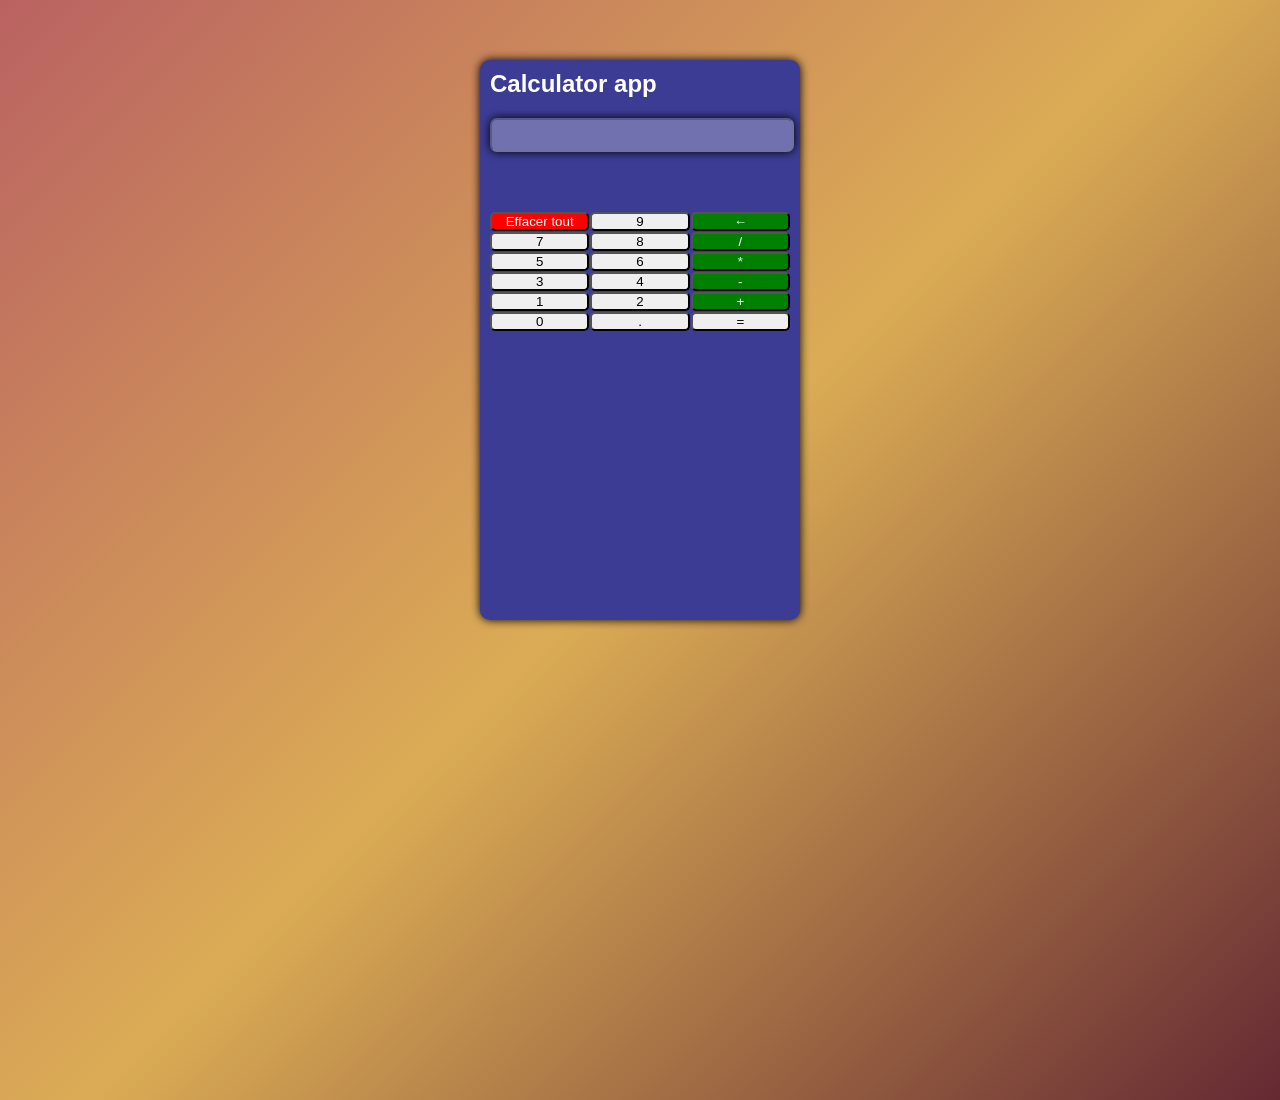
<file: Projets/Calculator app/index.html>
<!DOCTYPE html>
<html lang="fr">
<head>
    <meta charset="UTF-8">
    <meta name="viewport" content="width=device-width, initial-scale=1.0">
    <link rel="stylesheet" href="style.css">
    <title>Calculator app</title>
</head>
<body>
   <div class="container">
        <h2>Calculator app</h2>
        <input type="text" name="" id="display" disabled>
        <div class="buttons">
             <button onclick="cleardisplay()" id="tout">Effacer tout</button>
             <button onclick="appendvalue('9')"> 9 </button>
             <button onclick="deletelast()" class="sign">←</button>
             <button onclick="appendvalue('7')">7</button>
             <button onclick="appendvalue('8')">8</button>
             <button onclick="appendvalue('/')" class="sign" >/</button>
             <button onclick="appendvalue('5')">5</button>
             <button onclick="appendvalue('6')">6</button>
             <button onclick="appendvalue('*')" class="sign">*</button>
             <button onclick="appendvalue('3')">3</button>
             <button onclick="appendvalue('4')">4</button>
             <button onclick="appendvalue('-')" class="sign">-</button>
             <button onclick="appendvalue('1')">1</button>
             <button onclick="appendvalue('2')">2</button>
             <button onclick="appendvalue('+')" class="sign">+</button>
             <button onclick="appendvalue('0')">0</button>
             <button onclick="appendvalue('.')">.</button>
             <button onclick="calcresult()">=</button>
        </div>
   </div>
   <script src="script.js"></script>   
</body>
</html>
</file>
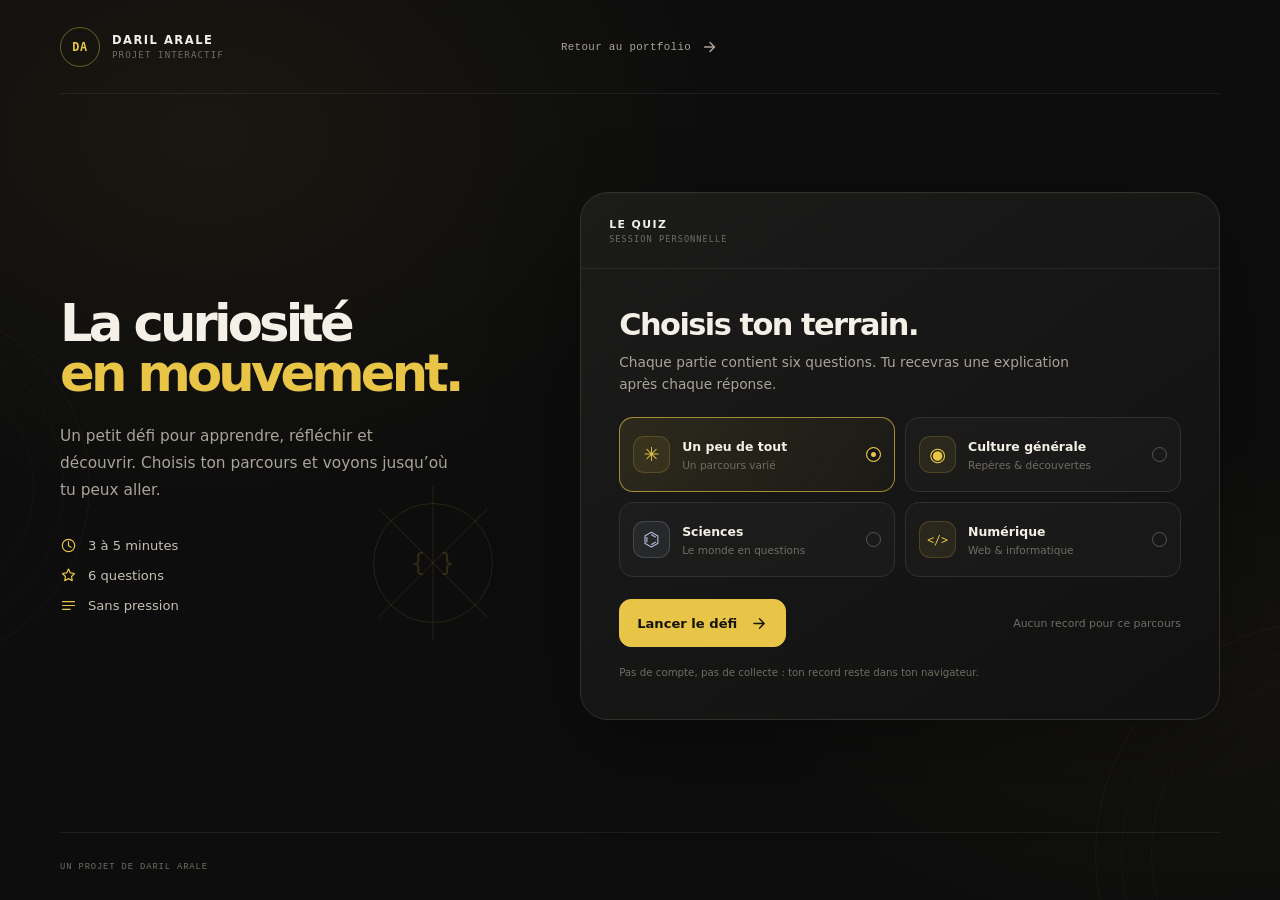
<file: Projets/Quizz app/index.html>
<!DOCTYPE html>
<html lang="fr">
<head>
    <meta charset="UTF-8">
    <meta name="viewport" content="width=device-width, initial-scale=1.0">
    <meta name="theme-color" content="#0d0d0d">
    <meta name="description" content="Un quiz interactif de culture générale, de sciences et de numérique. Choisis ton parcours, réponds à six questions et suis ta progression.">
    <title>Le Quiz — Culture & numérique | Daril Arale</title>
    <link rel="stylesheet" href="style.css">
    <script src="script.js" defer></script>
</head>
<body>
    <div class="ambient ambient-one" aria-hidden="true"></div>
    <div class="ambient ambient-two" aria-hidden="true"></div>

    <div class="site-frame">
        <header class="topbar">
            <a class="brand" href="../../index.html" aria-label="Retour au portfolio de Daril Arale">
                <span class="brand-mark">DA</span>
                <span class="brand-name">DARIL ARALE<small>PROJET INTERACTIF</small></span>
            </a>

            <a class="portfolio-link" href="../../index.html">
                <span>Retour au portfolio</span>
                <svg viewBox="0 0 20 20" aria-hidden="true"><path d="M4 10h11M10 5l5 5-5 5"/></svg>
            </a>
        </header>

        <main class="main-content">
            <section class="experience-heading" aria-labelledby="page-title">
                <h1 id="page-title">La curiosité<br><span>en mouvement.</span></h1>
                <p class="intro-copy">Un petit défi pour apprendre, réfléchir et découvrir. Choisis ton parcours et voyons jusqu’où tu peux aller.</p>
                <div class="heading-meta">
                    <span><svg viewBox="0 0 20 20" aria-hidden="true"><circle cx="10" cy="10" r="7.25"/><path d="M10 5.5v4.8l3 1.8"/></svg>3 à 5 minutes</span>
                    <span><svg viewBox="0 0 20 20" aria-hidden="true"><path d="m10 2.5 2.2 4.45 4.9.72-3.55 3.46.84 4.88L10 13.7l-4.39 2.31.84-4.88L2.9 7.67l4.9-.72L10 2.5Z"/></svg>6 questions</span>
                    <span><svg viewBox="0 0 20 20" aria-hidden="true"><path d="M3 5.5h14M3 10h14M3 14.5h9"/></svg>Sans pression</span>
                </div>
                <div class="heading-decoration" aria-hidden="true"><span>{ }</span><i></i><i></i><i></i></div>
            </section>

            <section class="quiz-shell" aria-label="Quiz interactif">
                <div class="quiz-topline">
                    <div class="quiz-brand"><span>LE QUIZ<small>SESSION PERSONNELLE</small></span></div>
                </div>

                <section class="screen welcome-screen" id="welcome-screen" aria-labelledby="welcome-title">
                    <h2 id="welcome-title" tabindex="-1">Choisis ton terrain.</h2>
                    <p class="screen-description">Chaque partie contient six questions. Tu recevras une explication après chaque réponse.</p>

                    <div class="category-grid" role="group" aria-label="Choisir une catégorie">
                        <button class="category-card is-selected" type="button" data-category="mix" aria-pressed="true">
                            <span class="category-icon category-icon-mix" aria-hidden="true">✳</span>
                            <span class="category-copy"><strong>Un peu de tout</strong><small>Un parcours varié</small></span>
                            <span class="category-indicator" aria-hidden="true"></span>
                        </button>
                        <button class="category-card" type="button" data-category="culture" aria-pressed="false">
                            <span class="category-icon category-icon-culture" aria-hidden="true">◉</span>
                            <span class="category-copy"><strong>Culture générale</strong><small>Repères & découvertes</small></span>
                            <span class="category-indicator" aria-hidden="true"></span>
                        </button>
                        <button class="category-card" type="button" data-category="science" aria-pressed="false">
                            <span class="category-icon category-icon-science" aria-hidden="true">⌬</span>
                            <span class="category-copy"><strong>Sciences</strong><small>Le monde en questions</small></span>
                            <span class="category-indicator" aria-hidden="true"></span>
                        </button>
                        <button class="category-card" type="button" data-category="digital" aria-pressed="false">
                            <span class="category-icon category-icon-digital" aria-hidden="true">&lt;/&gt;</span>
                            <span class="category-copy"><strong>Numérique</strong><small>Web & informatique</small></span>
                            <span class="category-indicator" aria-hidden="true"></span>
                        </button>
                    </div>

                    <div class="start-row">
                        <button class="button-primary" id="start-button" type="button"><span>Lancer le défi</span><svg viewBox="0 0 20 20" aria-hidden="true"><path d="M3.5 10h12M10 4.5l5.5 5.5-5.5 5.5"/></svg></button>
                        <p class="best-score" id="best-score" aria-live="polite">Aucun record pour le moment</p>
                    </div>
                    <p class="privacy-note">Pas de compte, pas de collecte : ton record reste dans ton navigateur.</p>
                </section>

                <section class="screen question-screen" id="question-screen" aria-labelledby="question-title" hidden>
                    <div class="question-toolbar">
                        <button class="text-button" id="quit-button" type="button"><svg viewBox="0 0 20 20" aria-hidden="true"><path d="M12.5 4.5 7 10l5.5 5.5"/></svg>Quitter la partie</button>
                        <span class="question-category" id="question-category">CULTURE</span>
                    </div>

                    <div class="progress-meta"><span id="question-counter">QUESTION 01 / 06</span><span id="score-counter">0 bonne réponse</span></div>
                    <div class="progress-track" id="progress-track" role="progressbar" aria-label="Progression du quiz" aria-valuemin="0" aria-valuemax="6" aria-valuenow="0"><span id="progress-fill"></span></div>

                    <div class="question-content">
                        <p class="question-overline" id="question-overline">À TOI DE JOUER</p>
                        <h2 id="question-title" tabindex="-1">La question s’affichera ici.</h2>
                        <p class="answer-hint">Sélectionne une seule réponse pour continuer.</p>
                        <div class="answer-list" id="answer-list" role="group" aria-labelledby="question-title"></div>
                        <div class="answer-feedback" id="answer-feedback" aria-live="polite" hidden>
                            <span class="feedback-symbol" id="feedback-symbol" aria-hidden="true"></span>
                            <div><strong id="feedback-title"></strong><p id="feedback-explanation"></p></div>
                        </div>
                    </div>

                    <div class="question-footer"><span class="keyboard-hint">ASTUCE <kbd>1</kbd>–<kbd>4</kbd> POUR RÉPONDRE</span><button class="button-primary next-button" id="next-button" type="button" hidden><span>Question suivante</span><svg viewBox="0 0 20 20" aria-hidden="true"><path d="M3.5 10h12M10 4.5l5.5 5.5-5.5 5.5"/></svg></button></div>
                </section>

                <section class="screen result-screen" id="result-screen" aria-labelledby="result-title" hidden>
                    <div class="result-orbit" aria-hidden="true"><span>✦</span><i></i><i></i><i></i></div>
                    <p class="screen-kicker">PARTIE TERMINÉE</p>
                    <h2 id="result-title" tabindex="-1">Bien joué !</h2>
                    <p class="result-message" id="result-message"></p>

                    <div class="result-score-wrap">
                        <div class="score-ring" id="score-ring" role="img" aria-label="Score"><div><strong id="result-score">0/6</strong><span>BONNES RÉPONSES</span></div></div>
                        <div class="result-stats">
                            <div><span>Précision</span><strong id="result-accuracy">0 %</strong></div>
                            <div><span>Meilleure série</span><strong id="result-streak">0 réponse</strong></div>
                            <div><span>Record personnel</span><strong id="result-best">0 / 6</strong></div>
                        </div>
                    </div>

                    <div class="result-actions"><button class="button-primary" id="replay-button" type="button"><span>Rejouer</span><svg viewBox="0 0 20 20" aria-hidden="true"><path d="M16 8a6.5 6.5 0 0 0-11.5-2L3 8m0-4v4h4M4 12a6.5 6.5 0 0 0 11.5 2L17 12m0 4v-4h-4"/></svg></button><button class="button-secondary" id="change-category-button" type="button">Changer de catégorie</button></div>
                    <p class="result-note" id="new-record-note" hidden> Nouveau record personnel</p>
                </section>

                <div class="sr-only" id="announcer" role="status" aria-live="polite" aria-atomic="true"></div>
            </section>
        </main>

        <footer class="page-footer"><span>UN PROJET DE DARIL ARALE</span></footer>
    </div>
</body>
</html>
</file>
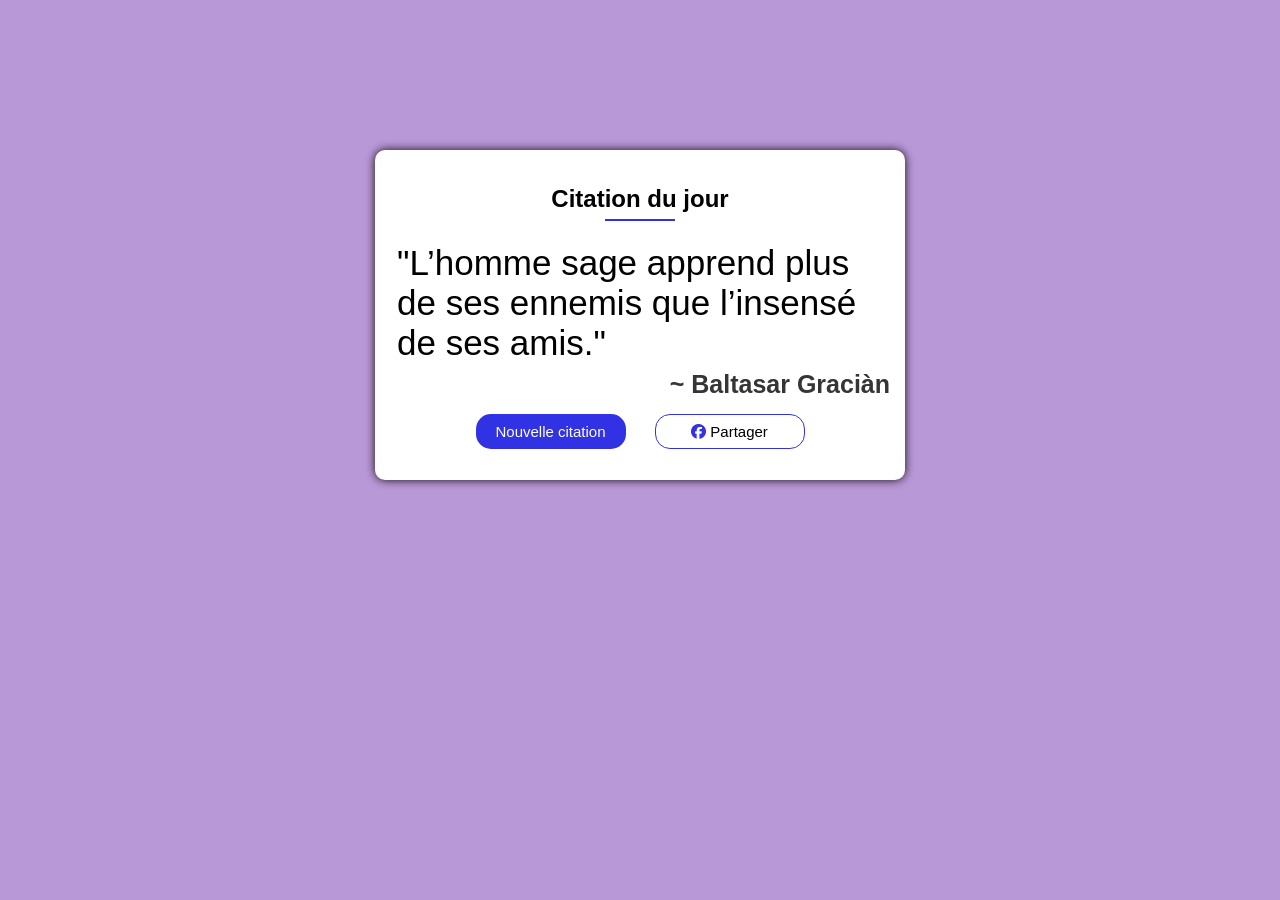
<file: Projets/Quote generator/index.html>
<!DOCTYPE html>
<html lang="en">
<head>
    <meta charset="UTF-8">
    <meta name="viewport" content="width=device-width, initial-scale=1.0">
    <link rel="stylesheet" href="style.css">
    <link rel="stylesheet" href="/css/all.min.css">
    <link rel="stylesheet" href="/css/fontawesome.min.css">
    
    <title>Quote generator</title>
</head>
<div class="container">
    <div class="titre"><h2>Citation du jour</h2></div>
    <div class="souligne"></div>
    <div class="citation">


    </div>
    <div class="auteur">
        <div class="tiret"></div>
    </div>
    <div class="buttons">
        <button class="change">Nouvelle citation</button>
        <button class="share"> 
            <i class="fab fa-facebook"></i>   Partager</button>
    </div>
</div>

<body>
   <script src="script.js"></script> 
</body>
</html>
</file>
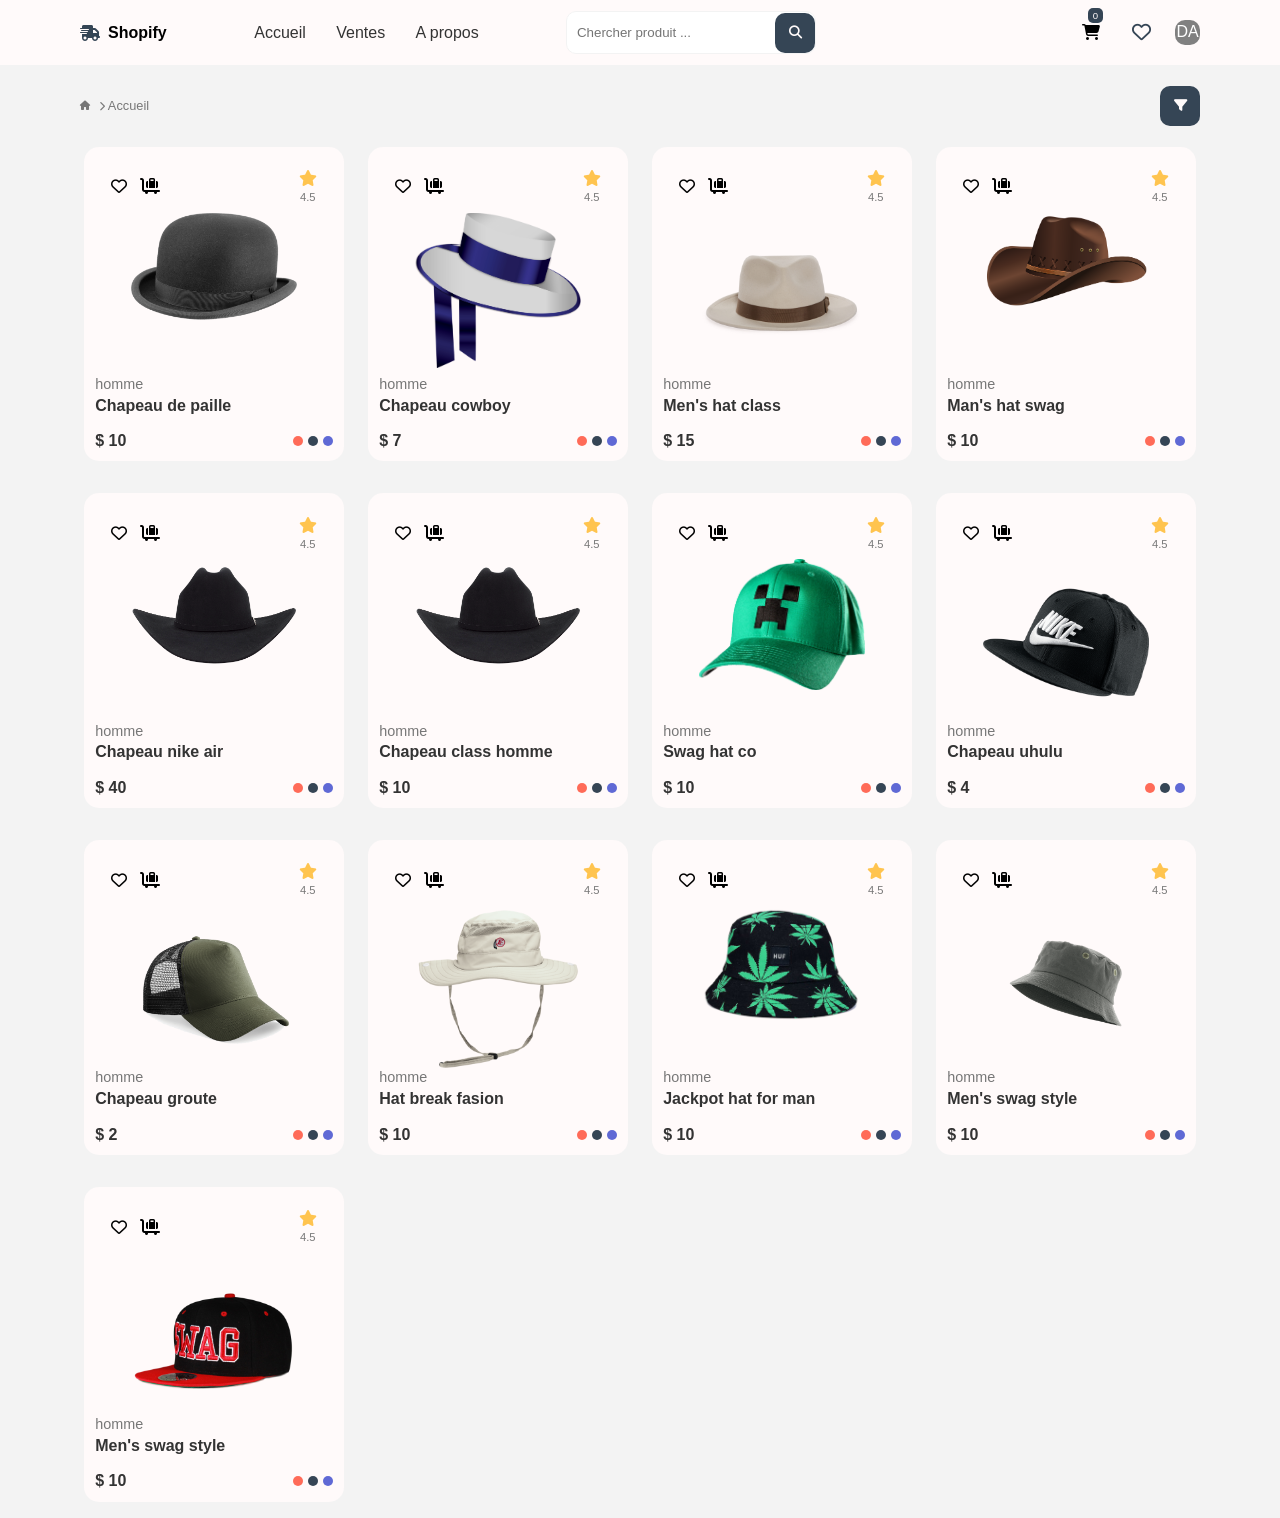
<file: Projets/Site e-commerce/index.html>
<!DOCTYPE html>
<html lang="en">
  <head>
    <meta charset="UTF-8" />
    <meta name="viewport" content="width=device-width, initial-scale=1.0" />
    <title>Site e-commerce </title>
    <link rel="stylesheet" href="style.css" /> 
     <link rel="stylesheet" href="/css/all.min.css">
     <link rel="stylesheet" href="/css/fontawesome.min.css">
  </head>
  <body>
    <main>
      <header>
        <div class="logo">
          <i class="fa-solid fa-truck-fast"></i>
          <p>Shopify</p>
        </div>
        <nav>
          <ul>
            <li>
              <a href="">Accueil</a>
            </li>
            <li>
              <a href="">Ventes</a>
            </li>
            <li>
              <a href="">A propos</a>
            </li>
          </ul>
        </nav>
        <form>
          <input
            type="text"
            name="nom"
            id=""
            class="recherche"
            placeholder="Chercher produit ..."
          />
          <button>
            <i class="fa-solid fa-magnifying-glass"></i>
          </button>
        </form>

        <div class="actions">
          <div class="carte">
            <i class="fa-solid fa-cart-shopping"></i>
            <div class="nombre">0</div>
          </div>
          <div class="love">
            <i class="fa-regular fa-heart"></i>
          </div>
          <div class="user">DA</div>
        </div>
      </header>
      <div class="main-content">
        <section class="filtre">
          <div class="breadcumb">
            <i class="fa-solid fa-house"></i>
            <p><i class="fa-solid fa-chevron-right"></i> Accueil</p>
          </div>

          <div class="filtre-vrai">
            <button>
              <i class="fa-solid fa-filter"></i>
            </button>

            <div class="options">
              <p class="item">Cowbow</p>
              <p class="item">Swag</p>
              <p class="item">General</p>
            </div>
          </div>
        </section>

        <section class="produits"></section>
        <dialog class="one-product">
         <div class="close">
          <i class="fa-solid fa-times"></i>
          <p>Fermer</p>
         </div>
        </dialog>
    </main>
    <script type="module" src="index.js"></script>
  </body>
</html>
</file>
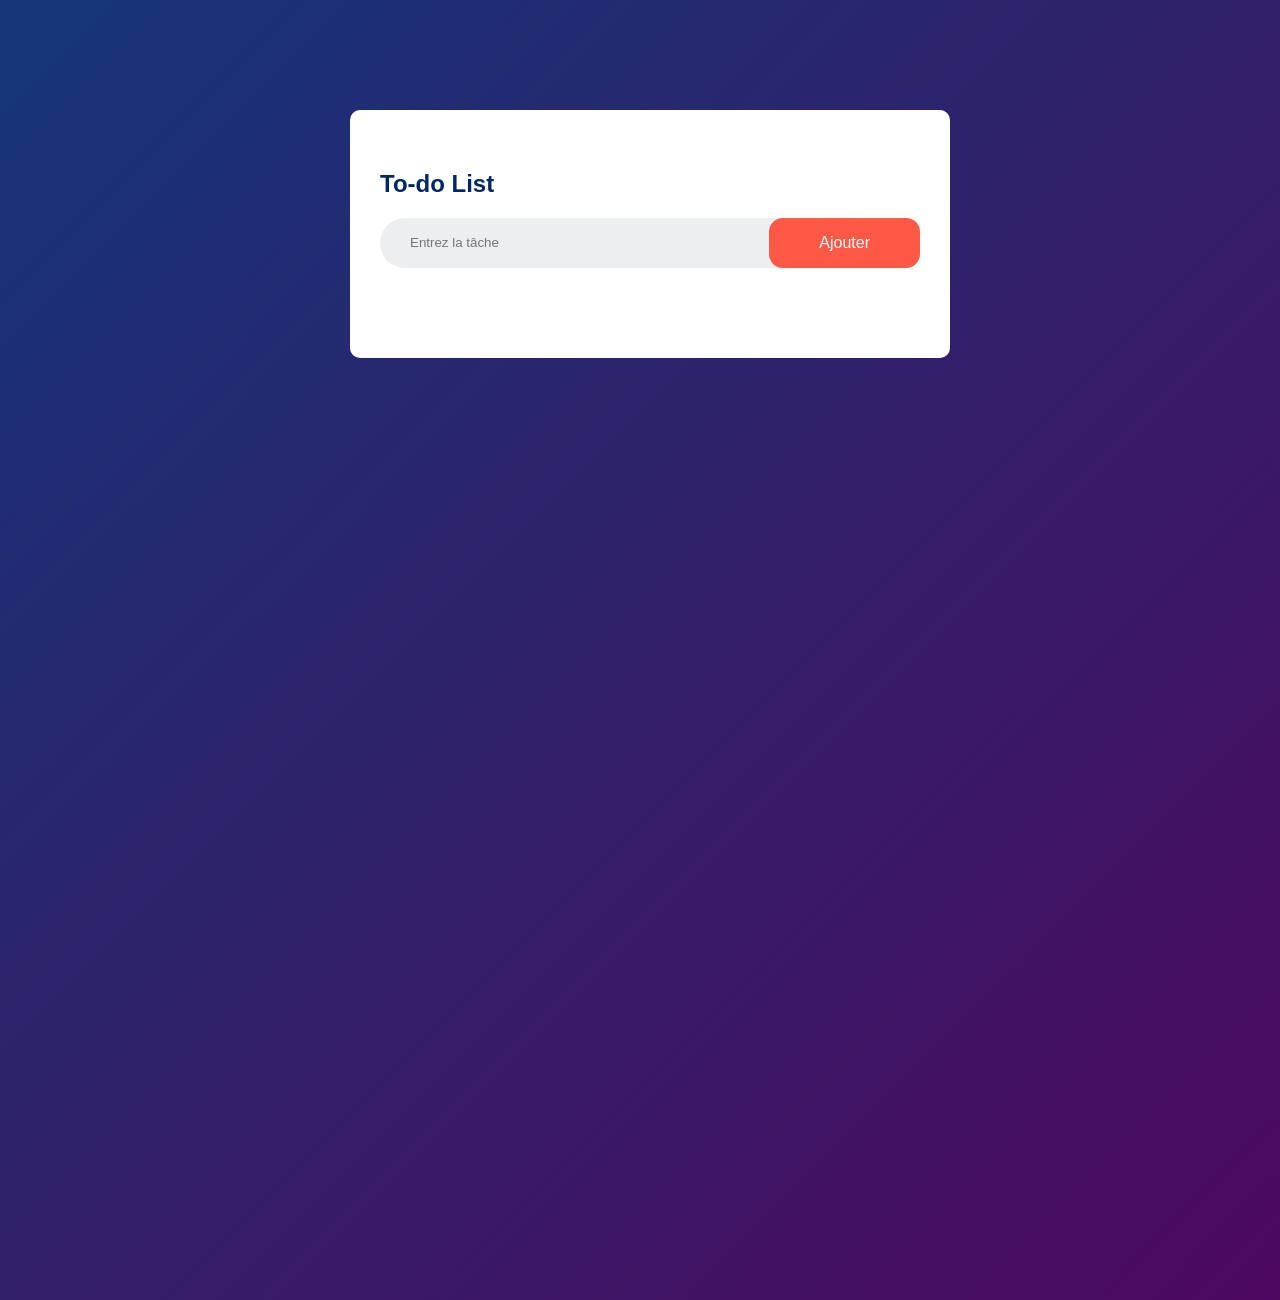
<file: Projets/To-do list/index.html>
<!DOCTYPE html>
<html lang="fr">
<head>
    <meta charset="UTF-8">
    <meta name="viewport" content="width=device-width, initial-scale=1.0">
    <link rel="stylesheet" href="style.css">
    <title>To-do list</title>
</head>
<body>
    <!-- Création de la div principale -->
     <div class="container">
        <div class="todo-app">
            <h2>To-do List</h2>
            <div class="row">
                    <input type="text"  id="input-box" placeholder="Entrez la tâche">
                     <button class="add">Ajouter</button>
             </div>
             <ul class="list-container">
                 <!-- <li class="checked">bonjour</li>
                <li></li>
                <li></li> -->
             </ul>
        </div>
    
    </div>
     <script src="script.js"></script>
</body>

</html>
</file>
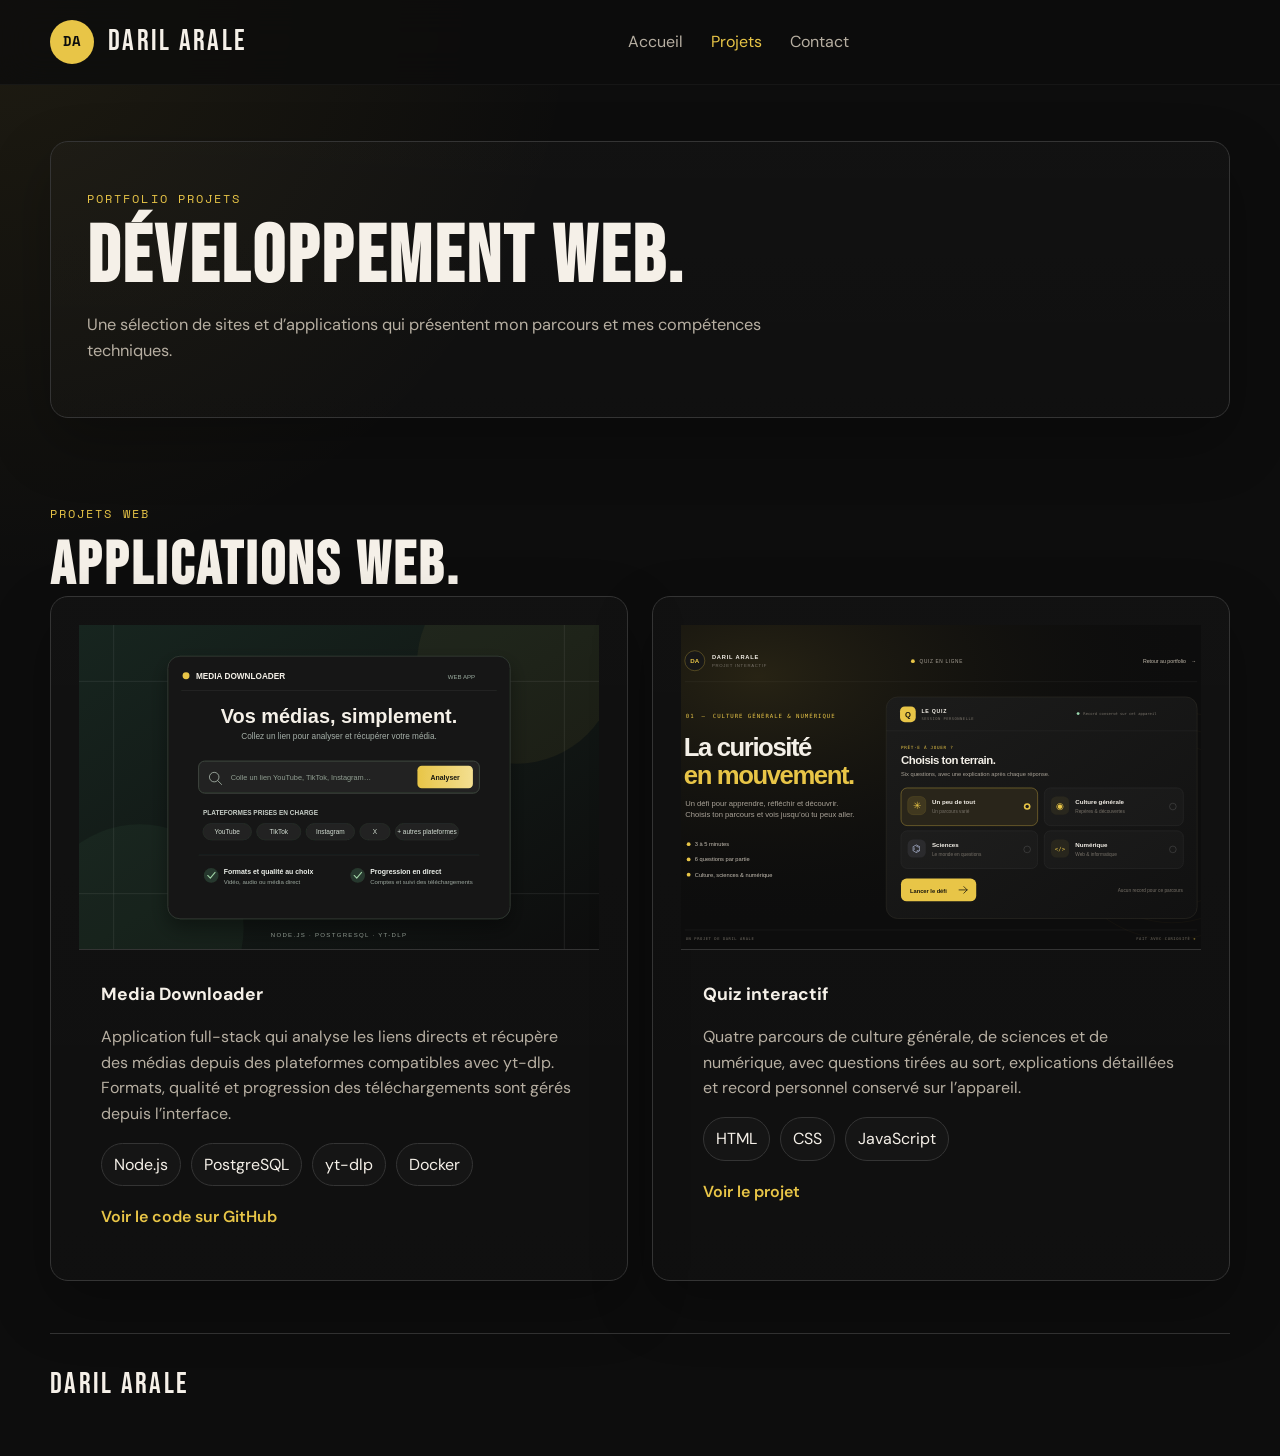
<file: projets.html>
<!DOCTYPE html>
<html lang="fr">
<head>
    <meta charset="UTF-8">
    <meta name="viewport" content="width=device-width, initial-scale=1.0">
    <meta name="description" content="Projets web développés par Daril Arale, développeur web au Bénin.">
    <meta name="keywords" content="projets web, portfolio, développeur web, Daril Arale, Bénin">
    <meta name="author" content="Daril Arale">
    <style>
:root {
    --bg: #0d0d0d;
    --bg-soft: #171717;
    --panel: #1f1f1f;
    --line: #343434;
    --text: #f5f0e8;
    --muted: #b7afa2;
    --accent: #e8c547;
    --shadow: 0 24px 60px rgba(0, 0, 0, 0.28);
    --radius-lg: 28px;
    --radius-md: 18px;
    --radius-sm: 12px;
    --container: 1180px;
}

*,
*::before,
*::after {
    box-sizing: border-box;
}

html {
    scroll-behavior: smooth;
}

body {
    margin: 0;
    font-family: 'DM Sans', sans-serif;
    background: radial-gradient(circle at top left, rgba(232, 197, 71, 0.08), transparent 30%), var(--bg);
    color: var(--text);
    line-height: 1.6;
    overflow-x: hidden;
}

a {
    color: inherit;
    text-decoration: none;
}

button,
input,
textarea,
select {
    font: inherit;
}

.page-shell {
    min-height: 100vh;
}

.container {
    width: min(var(--container), calc(100% - 40px));
    margin: 0 auto;
}

.site-header {
    position: sticky;
    top: 0;
    z-index: 1000;
    backdrop-filter: blur(18px);
    background: rgba(13, 13, 13, 0.82);
    border-bottom: 1px solid rgba(255, 255, 255, 0.04);
}

.header {
    width: min(var(--container), calc(100% - 40px));
    margin: 0 auto;
    min-height: 84px;
    display: flex;
    align-items: center;
    justify-content: space-between;
    gap: 24px;
}

.logo {
    display: inline-flex;
    align-items: center;
    gap: 14px;
}

.logo-mark {
    width: 44px;
    height: 44px;
    display: grid;
    place-items: center;
    border-radius: 50%;
    background: var(--accent);
    color: var(--bg);
    font-family: 'Space Mono', monospace;
    font-size: 0.85rem;
    font-weight: 700;
}

.logo-text {
    font-family: 'Bebas Neue', sans-serif;
    font-size: 1.8rem;
    letter-spacing: 0.08em;
}

.nav-menu {
    display: flex;
    align-items: center;
    gap: 28px;
    list-style: none;
    margin: 0;
    padding: 0;
}

.nav-menu a,
.nav-link-secondary {
    color: var(--muted);
    transition: color 0.25s ease;
}

.nav-menu a:hover,
.nav-menu a.active,
.nav-link-secondary:hover {
    color: var(--accent);
}

.nav-actions {
    display: flex;
    align-items: center;
    gap: 20px;
}

.nav-link-secondary {
    font-family: 'Space Mono', monospace;
    font-size: 0.78rem;
    text-transform: uppercase;
    letter-spacing: 0.12em;
}

.hamburger {
    display: none;
    width: 48px;
    height: 48px;
    border: 1px solid var(--line);
    border-radius: 50%;
    background: transparent;
    align-items: center;
    justify-content: center;
    flex-direction: column;
    gap: 5px;
    cursor: pointer;
}

.hamburger span {
    width: 20px;
    height: 2px;
    background: var(--text);
    transition: transform 0.25s ease, opacity 0.25s ease;
}

.hero-section {
    padding: 48px 0 28px;
}

.hero-layout {
    display: grid;
    grid-template-columns: 320px minmax(0, 1fr);
    gap: 28px;
    align-items: start;
}

.identity-panel,
.spotlight-card,
.stats-card,
.service-card,
.skills-panel,
.softskills-panel,
.timeline-card,
.project-card,
.contact-card {
    background: linear-gradient(180deg, rgba(255, 255, 255, 0.02), rgba(255, 255, 255, 0.01));
    border: 1px solid var(--line);
    box-shadow: var(--shadow);
}

.identity-panel {
    position: sticky;
    top: 112px;
    padding: 32px 28px;
    border-radius: var(--radius-lg);
    background: linear-gradient(180deg, #1f1f1f 0%, #151515 100%);
    overflow: hidden;
}

.identity-panel::before {
    content: "";
    position: absolute;
    top: -90px;
    left: -90px;
    width: 240px;
    height: 240px;
    border-radius: 50%;
    background: radial-gradient(circle, rgba(232, 197, 71, 0.18) 0%, transparent 70%);
}

.panel-label,
.eyebrow,
.mini-title,
.card-kicker,
.column-title {
    font-family: 'Space Mono', monospace;
    text-transform: uppercase;
    letter-spacing: 0.18em;
}

.panel-label,
.eyebrow,
.card-kicker {
    color: var(--accent);
    font-size: 0.72rem;
}

.identity-name {
    position: relative;
    z-index: 1;
    margin-top: 16px;
    font-family: 'Bebas Neue', sans-serif;
    font-size: clamp(3.2rem, 9vw, 4.4rem);
    line-height: 0.9;
    letter-spacing: 0.04em;
}

.identity-name span {
    color: var(--accent);
}

.identity-title {
    margin: 14px 0 0;
    color: var(--muted);
}

.portrait-card {
    position: relative;
    margin: 30px 0;
    width: 172px;
}

.portrait-avatar {
    width: 172px;
    height: 172px;
    border-radius: 50%;
    border: 3px solid var(--accent);
    overflow: hidden;
    position: relative;
}

.portrait-avatar img {
    width: 100%;
    height: 100%;
    object-fit: cover;
    object-position: center;
}

.portrait-badge {
    position: absolute;
    right: -8px;
    bottom: -8px;
    padding: 5px 10px;
    background: var(--accent);
    color: var(--bg);
    font-family: 'Space Mono', monospace;
    font-size: 0.62rem;
    font-weight: 700;
}

.info-block + .info-block {
    margin-top: 24px;
}

.mini-title,
.column-title {
    margin-bottom: 14px;
    color: var(--accent);
    font-size: 0.72rem;
}

.info-list {
    list-style: none;
    margin: 0;
    padding: 0;
    display: grid;
    gap: 12px;
}

.info-list li {
    display: flex;
    gap: 12px;
    align-items: flex-start;
    color: var(--muted);
}

.info-list i {
    color: var(--accent);
    margin-top: 4px;
}

.chip-row,
.tag-row,
.softskills-grid {
    display: flex;
    flex-wrap: wrap;
    gap: 10px;
}

.chip,
.tag-row span,
.softskills-grid span {
    border: 1px solid var(--line);
    background: rgba(255, 255, 255, 0.02);
    padding: 8px 12px;
    border-radius: 999px;
    color: var(--text);
}

.chip {
    font-family: 'Space Mono', monospace;
    font-size: 0.68rem;
}

.hero-content {
    display: grid;
    gap: 28px;
}

.hero-intro {
    padding: 34px 36px;
    border-radius: var(--radius-lg);
    background: linear-gradient(140deg, rgba(232, 197, 71, 0.08), rgba(255, 255, 255, 0.02));
    border: 1px solid rgba(232, 197, 71, 0.2);
}

.hero-intro h1 {
    margin: 12px 0 18px;
    font-family: 'Bebas Neue', sans-serif;
    font-size: clamp(3rem, 9vw, 5.8rem);
    line-height: 0.95;
    letter-spacing: 0.03em;
    max-width: 820px;
}

.hero-summary {
    max-width: 760px;
    color: var(--muted);
    font-size: 1.08rem;
}

.hero-actions {
    display: flex;
    flex-wrap: wrap;
    gap: 14px;
    margin-top: 28px;
}

.btn {
    display: inline-flex;
    align-items: center;
    justify-content: center;
    min-height: 52px;
    padding: 0 20px;
    border-radius: 999px;
    border: 1px solid transparent;
    font-weight: 600;
    transition: transform 0.25s ease, border-color 0.25s ease, background 0.25s ease, color 0.25s ease;
}

.btn:hover {
    transform: translateY(-2px);
}

.btn-primary {
    background: var(--accent);
    color: var(--bg);
}

.btn-secondary {
    border-color: rgba(255, 255, 255, 0.16);
    background: rgba(255, 255, 255, 0.04);
    color: var(--text);
}

.btn-ghost {
    border-color: var(--line);
    color: var(--muted);
}

.hero-grid {
    display: grid;
    grid-template-columns: 1.1fr 0.9fr;
    gap: 28px;
}

.spotlight-card,
.stats-card,
.service-card,
.skills-panel,
.softskills-panel,
.timeline-card,
.project-card,
.contact-card {
    border-radius: var(--radius-md);
    padding: 28px;
}

.spotlight-card p:last-child,
.section-copy p,
.contact-copy p,
.timeline-card p,
.project-card p,
.service-card p {
    color: var(--muted);
}

.stats-grid {
    display: grid;
    grid-template-columns: repeat(2, minmax(0, 1fr));
    gap: 18px;
}

.stats-grid strong {
    display: block;
    font-family: 'Bebas Neue', sans-serif;
    font-size: 2.4rem;
    letter-spacing: 0.05em;
    color: var(--accent);
}

.stats-grid span {
    color: var(--muted);
}

.section-block {
    padding: 52px 0;
}

.section-heading,
.section-copy {
    max-width: 760px;
}

.section-heading h2,
.section-copy h2,
.contact-copy h2 {
    margin: 12px 0 0;
    font-family: 'Bebas Neue', sans-serif;
    font-size: clamp(2.2rem, 6vw, 3.8rem);
    line-height: 1;
    letter-spacing: 0.05em;
}

.service-grid,
.project-grid {
    display: grid;
    grid-template-columns: repeat(3, minmax(0, 1fr));
    gap: 22px;
    margin-top: 30px;
}

.service-card i {
    font-size: 1.5rem;
    color: var(--accent);
}

.service-card h3,
.project-card h3,
.timeline-card h3 {
    margin: 16px 0 10px;
    font-size: 1.18rem;
}

.two-column {
    display: grid;
    grid-template-columns: 0.9fr 1.1fr;
    gap: 28px;
    align-items: start;
}

.skills-panel {
    display: grid;
    gap: 18px;
}

.skill-top {
    display: flex;
    justify-content: space-between;
    gap: 20px;
    margin-bottom: 8px;
}

.skill-top span:last-child {
    color: var(--accent);
    font-family: 'Space Mono', monospace;
    font-size: 0.78rem;
}

.skill-bar {
    height: 6px;
    border-radius: 999px;
    background: #2f2f2f;
    overflow: hidden;
}

.skill-fill {
    display: block;
    width: 0;
    height: 100%;
    border-radius: inherit;
    background: linear-gradient(90deg, #b98d1e, var(--accent));
    transition: width 1s cubic-bezier(.16,1,.3,1);
}

.skill-fill.animate {
    width: var(--level);
}

.softskills-panel {
    margin-top: 28px;
}

.timeline-grid {
    display: grid;
    grid-template-columns: repeat(2, minmax(0, 1fr));
    gap: 28px;
    margin-top: 32px;
}

.timeline-column {
    display: grid;
    gap: 18px;
}

.timeline-head {
    display: flex;
    justify-content: space-between;
    gap: 18px;
    align-items: flex-start;
}

.timeline-head p,
.project-type,
.footer-text,
.timeline-head span {
    color: var(--muted);
}

.timeline-head span {
    font-family: 'Space Mono', monospace;
    font-size: 0.72rem;
    color: var(--accent);
    white-space: nowrap;
}

.project-type {
    font-family: 'Space Mono', monospace;
    font-size: 0.72rem;
    text-transform: uppercase;
    letter-spacing: 0.16em;
}

.project-card a,
.text-link {
    display: inline-flex;
    align-items: center;
    gap: 8px;
    margin-top: 20px;
    color: var(--accent);
    font-weight: 600;
}

.contact-section {
    padding-bottom: 72px;
}

.contact-layout {
    display: grid;
    grid-template-columns: 1fr 420px;
    gap: 28px;
    align-items: start;
}

.contact-card {
    display: grid;
    gap: 14px;
}

.contact-card a {
    display: flex;
    align-items: center;
    gap: 14px;
    padding: 14px 16px;
    border-radius: var(--radius-sm);
    border: 1px solid var(--line);
    background: rgba(255, 255, 255, 0.02);
    transition: border-color 0.25s ease, transform 0.25s ease;
}

.contact-card a:hover {
    border-color: var(--accent);
    transform: translateX(4px);
}

.contact-card i {
    color: var(--accent);
}

.site-footer {
    padding: 0 0 40px;
}

.footer-layout {
    display: flex;
    justify-content: space-between;
    gap: 24px;
    padding-top: 28px;
    border-top: 1px solid var(--line);
}

.footer-name {
    margin: 0 0 8px;
    font-family: 'Bebas Neue', sans-serif;
    font-size: 1.8rem;
    letter-spacing: 0.08em;
}

.footer-text {
    max-width: 640px;
}

.footer-links {
    display: flex;
    flex-wrap: wrap;
    gap: 18px;
}

.footer-links a {
    color: var(--muted);
}

.reveal {
    opacity: 0;
    transform: translateY(26px);
    transition: opacity 0.7s ease, transform 0.7s ease;
}

.reveal.revealed {
    opacity: 1;
    transform: translateY(0);
}

.inner-hero {
    padding: 56px 0 24px;
}

.inner-hero-card,
.content-card,
.project-media-card,
.contact-info-card,
.contact-form-card,
.faq-card,
.stat-card {
    background: linear-gradient(180deg, rgba(255, 255, 255, 0.02), rgba(255, 255, 255, 0.01));
    border: 1px solid var(--line);
    border-radius: var(--radius-md);
    box-shadow: var(--shadow);
}

.inner-hero-card {
    padding: 36px;
}

.inner-title {
    margin: 12px 0 14px;
    font-family: 'Bebas Neue', sans-serif;
    font-size: clamp(2.8rem, 8vw, 5rem);
    line-height: 0.95;
    letter-spacing: 0.04em;
}

.inner-subtitle {
    max-width: 760px;
    color: var(--muted);
    font-size: 1.02rem;
}

.page-grid,
.contact-page-grid,
.cv-grid-modern,
.projects-grid-modern,
.faq-grid {
    display: grid;
    gap: 24px;
}

.page-grid,
.contact-page-grid,
.cv-grid-modern {
    grid-template-columns: repeat(2, minmax(0, 1fr));
}

.content-card {
    padding: 28px;
}

.content-card h3,
.project-media-card h3,
.contact-info-card h3,
.contact-form-card h3,
.faq-card h3 {
    margin: 0 0 12px;
    font-size: 1.1rem;
}

.content-card p,
.content-card li,
.project-media-card p,
.contact-info-card p,
.contact-form-card p,
.faq-card p,
.meta-list span {
    color: var(--muted);
}

.meta-list {
    display: flex;
    flex-wrap: wrap;
    gap: 10px;
    margin-top: 18px;
}

.meta-list span {
    padding: 8px 12px;
    border-radius: 999px;
    border: 1px solid var(--line);
    background: rgba(255, 255, 255, 0.02);
}

.timeline-list {
    display: grid;
    gap: 16px;
}

.timeline-list article {
    padding-left: 18px;
    border-left: 2px solid rgba(232, 197, 71, 0.45);
}

.timeline-list h4 {
    margin: 0 0 6px;
    font-size: 1rem;
}

.timeline-date {
    display: inline-block;
    margin-bottom: 8px;
    font-family: 'Space Mono', monospace;
    font-size: 0.72rem;
    color: var(--accent);
}

.skills-cloud,
.language-list,
.hobby-list,
.project-tech,
.contact-links,
.social-row {
    display: flex;
    flex-wrap: wrap;
    gap: 10px;
}

.skills-cloud span,
.language-list span,
.hobby-list span,
.project-tech span,
.social-row a {
    padding: 8px 12px;
    border: 1px solid var(--line);
    border-radius: 999px;
    background: rgba(255, 255, 255, 0.02);
}

.stats-strip {
    display: grid;
    grid-template-columns: repeat(4, minmax(0, 1fr));
    gap: 18px;
    margin-top: 24px;
}

.stat-card {
    padding: 20px;
}

.stat-card strong {
    display: block;
    font-family: 'Bebas Neue', sans-serif;
    font-size: 2rem;
    color: var(--accent);
}

.projects-grid-modern {
    grid-template-columns: repeat(2, minmax(0, 1fr));
}

.project-media-card {
    overflow: hidden;
}

.project-media-card img {
    width: 100%;
    aspect-ratio: 16 / 10;
    object-fit: cover;
    border-bottom: 1px solid var(--line);
}

.project-media-body {
    padding: 22px;
}

.project-media-body a {
    display: inline-flex;
    margin-top: 18px;
    color: var(--accent);
    font-weight: 600;
}

.contact-page-grid {
    align-items: start;
}

.contact-info-card,
.contact-form-card {
    padding: 28px;
}

.contact-links {
    display: flex;
    flex-direction: column;
    gap: 12px;
}

.contact-item {
    display: flex;
    align-items: center;
    gap: 12px;
    padding: 12px 14px;
    border: 1px solid var(--line);
    border-radius: var(--radius-sm);
    background: rgba(255, 255, 255, 0.02);
    transition: all 0.3s ease;
}

.contact-item:hover {
    border-color: var(--accent);
    background: rgba(232, 197, 71, 0.05);
}

.contact-item i {
    color: var(--accent);
    font-size: 1rem;
    width: 20px;
    text-align: center;
}

.contact-item a {
    flex: 1;
    color: var(--text);
    transition: color 0.3s ease;
}

.contact-item a:hover {
    color: var(--accent);
}

.contact-item span {
    flex: 1;
    color: var(--muted);
}

.form-grid {
    display: grid;
    grid-template-columns: repeat(2, minmax(0, 1fr));
    gap: 16px;
}

.form-group {
    display: grid;
    gap: 8px;
}

.form-group.full {
    grid-column: 1 / -1;
}

.form-group input,
.form-group textarea {
    width: 100%;
    border: 1px solid var(--line);
    border-radius: var(--radius-sm);
    background: rgba(255, 255, 255, 0.03);
    color: var(--text);
    padding: 14px 16px;
}

.form-group select {
    width: 100%;
    border: 1px solid var(--line);
    border-radius: var(--radius-sm);
    background: rgba(255, 255, 255, 0.03);
    color: var(--text);
    padding: 14px 16px;
    cursor: pointer;
}

.form-group select option {
    background: var(--panel);
    color: var(--text);
    padding: 10px;
}

.form-group select option:hover {
    background: var(--bg-soft);
}

.form-group textarea {
    resize: vertical;
    min-height: 140px;
}

.faq-grid {
    grid-template-columns: repeat(2, minmax(0, 1fr));
    margin-top: 24px;
}

.faq-card {
    padding: 22px;
}

@media (max-width: 1080px) {
    .hero-layout,
    .two-column,
    .contact-layout,
    .hero-grid,
    .timeline-grid,
    .service-grid,
    .project-grid,
    .page-grid,
    .contact-page-grid,
    .cv-grid-modern,
    .projects-grid-modern,
    .faq-grid,
    .stats-strip,
    .form-grid {
        grid-template-columns: 1fr;
    }

    .identity-panel {
        position: static;
    }
}

@media (max-width: 860px) {
    .header {
        min-height: 76px;
    }

    .nav-menu {
        position: fixed;
        top: 76px;
        left: 20px;
        right: 20px;
        padding: 22px;
        border-radius: 22px;
        background: rgba(20, 20, 20, 0.98);
        border: 1px solid var(--line);
        box-shadow: var(--shadow);
        flex-direction: column;
        align-items: flex-start;
        gap: 16px;
        transform: translateY(-16px);
        opacity: 0;
        pointer-events: none;
        transition: opacity 0.25s ease, transform 0.25s ease;
    }

    .nav-menu.active {
        opacity: 1;
        transform: translateY(0);
        pointer-events: auto;
    }

    .nav-link-secondary {
        display: none;
    }

    .hamburger {
        display: inline-flex;
    }

    .hamburger.active span:nth-child(1) {
        transform: translateY(7px) rotate(45deg);
    }

    .hamburger.active span:nth-child(2) {
        opacity: 0;
    }

    .hamburger.active span:nth-child(3) {
        transform: translateY(-7px) rotate(-45deg);
    }
}

@media (max-width: 640px) {
    .container,
    .header {
        width: min(var(--container), calc(100% - 24px));
    }

    .hero-section {
        padding-top: 28px;
    }

    .identity-panel,
    .hero-intro,
    .spotlight-card,
    .stats-card,
    .service-card,
    .skills-panel,
    .softskills-panel,
    .timeline-card,
    .project-card,
    .contact-card {
        padding: 22px;
    }

    .hero-intro h1 {
        font-size: 2.8rem;
    }

    .footer-layout {
        flex-direction: column;
    }

    .timeline-head {
        flex-direction: column;
    }

    .timeline-head span {
        white-space: normal;
    }
}

/* ==========================================================================
   Confirmation Modal Styles
   ========================================================================== */
.confirmation-modal {
    position: fixed;
    top: 0;
    left: 0;
    width: 100vw;
    height: 100vh;
    background: rgba(13, 13, 13, 0.75);
    backdrop-filter: blur(14px);
    -webkit-backdrop-filter: blur(14px);
    display: flex;
    align-items: center;
    justify-content: center;
    z-index: 2000;
    opacity: 0;
    pointer-events: none;
    transition: opacity 0.4s ease;
}

.confirmation-modal.visible {
    opacity: 1;
    pointer-events: auto;
}

.confirmation-modal .modal-box {
    background: linear-gradient(180deg, #1f1f1f 0%, #151515 100%);
    border: 1px solid var(--line);
    border-radius: var(--radius-lg);
    padding: 40px 32px;
    max-width: 480px;
    width: min(100% - 32px, 480px);
    text-align: center;
    box-shadow: var(--shadow);
    transform: translateY(40px) scale(0.95);
    transition: transform 0.4s cubic-bezier(0.16, 1, 0.3, 1);
}

.confirmation-modal.visible .modal-box {
    transform: translateY(0) scale(1);
    border-color: var(--accent);
}

.confirmation-modal .modal-icon {
    width: 80px;
    height: 80px;
    background: rgba(232, 197, 71, 0.1);
    border: 2px solid var(--accent);
    color: var(--accent);
    border-radius: 50%;
    display: inline-flex;
    align-items: center;
    justify-content: center;
    font-size: 2.2rem;
    margin-bottom: 24px;
    box-shadow: 0 0 15px rgba(232, 197, 71, 0.1);
    animation: modalIconPulse 2s infinite alternate ease-in-out;
}

@keyframes modalIconPulse {
    from {
        transform: scale(1);
        box-shadow: 0 0 15px rgba(232, 197, 71, 0.1);
    }
    to {
        transform: scale(1.06);
        box-shadow: 0 0 25px rgba(232, 197, 71, 0.35);
    }
}

.confirmation-modal .modal-title {
    font-family: 'Bebas Neue', sans-serif;
    font-size: 2.6rem;
    letter-spacing: 0.05em;
    margin: 0 0 12px;
    color: var(--text);
}

.confirmation-modal .modal-text {
    color: var(--muted);
    font-size: 1.05rem;
    line-height: 1.6;
    margin: 0 0 32px;
}

.confirmation-modal .modal-btn {
    width: 100%;
    display: flex;
    justify-content: center;
    align-items: center;
    gap: 8px;
    font-family: 'Space Mono', monospace;
    font-size: 0.9rem;
    text-transform: uppercase;
    letter-spacing: 0.08em;
}

</style>
    <link rel="stylesheet" href="css/all.min.css">
    <link rel="stylesheet" href="css/fontawesome.min.css">
    <link rel="preconnect" href="https://fonts.googleapis.com">
    <link rel="preconnect" href="https://fonts.gstatic.com" crossorigin>
    <link href="https://fonts.googleapis.com/css2?family=Bebas+Neue&family=DM+Sans:wght@400;500;700&family=Space+Mono:wght@400;700&display=swap" rel="stylesheet">
    <title>Projets | Daril Arale</title>
</head>
<body>
    <div class="page-shell">
        <header class="site-header">
            <nav class="header">
                <a href="index.html" class="logo">
                    <span class="logo-mark">DA</span>
                    <span class="logo-text">Daril Arale</span>
                </a>
                <ul class="nav-menu">
                    <li><a href="index.html">Accueil</a></li>
                    <li><a href="projets.html" class="active">Projets</a></li>
                    <li><a href="contact.html">Contact</a></li>
                </ul>
                <div class="nav-actions">
                    <button class="hamburger" type="button" aria-label="Ouvrir le menu">
                        <span></span>
                        <span></span>
                        <span></span>
                    </button>
                </div>
            </nav>
        </header>

        <main>
            <section class="inner-hero">
                <div class="container">
                    <div class="inner-hero-card reveal">
                        <p class="eyebrow">Portfolio projets</p>
                        <h1 class="inner-title">Développement web.</h1>
                        <p class="inner-subtitle">Une sélection de sites et d’applications qui présentent mon parcours et mes compétences techniques.</p>
                    </div>
                </div>
            </section>

            <section class="section-block">
                <div class="container">
                    <div class="section-heading reveal">
                        <p class="eyebrow">Projets web</p>
                        <h2>Applications web.</h2>
                    </div>

                    <div class="projects-grid-modern">
                        <article class="project-media-card reveal project-card">
                            <img src="Images_et_icônes/mediadownloader-preview.svg" alt="Aperçu de l’application Media Downloader">
                            <div class="project-media-body">
                                <h3>Media Downloader</h3>
                                <p>Application full-stack qui analyse les liens directs et récupère des médias depuis des plateformes compatibles avec yt-dlp. Formats, qualité et progression des téléchargements sont gérés depuis l’interface.</p>
                                <div class="project-tech"><span>Node.js</span><span>PostgreSQL</span><span>yt-dlp</span><span>Docker</span></div>
                                <a href="https://github.com/ri389/Mediadownloader" target="_blank" rel="noopener noreferrer">Voir le code sur GitHub</a>
                            </div>
                        </article>
                        <article class="project-media-card reveal project-card">
                            <img src="Projets/Quizz app/quiz-preview.svg" alt="Aperçu du quiz interactif et de ses parcours thématiques">
                            <div class="project-media-body">
                                <h3>Quiz interactif</h3>
                                <p>Quatre parcours de culture générale, de sciences et de numérique, avec questions tirées au sort, explications détaillées et record personnel conservé sur l’appareil.</p>
                                <div class="project-tech"><span>HTML</span><span>CSS</span><span>JavaScript</span></div>
                                <a href="Projets/Quizz app/index.html" target="_blank" rel="noopener noreferrer">Voir le projet</a>
                            </div>
                        </article>
                    </div>
                </div>
            </section>

        </main>

        <footer class="site-footer">
            <div class="container footer-layout">
                <div>
                    <p class="footer-name">Daril Arale</p>
                </div>
            </div>
        </footer>
    </div>

    <script>
document.addEventListener('DOMContentLoaded', () => {
    const hamburger = document.querySelector('.hamburger');
    const navMenu = document.querySelector('.nav-menu');
    const navLinks = document.querySelectorAll('.nav-menu a');
    const sections = document.querySelectorAll('main section[id]');
    const revealItems = document.querySelectorAll('.reveal');
    const skillBars = document.querySelectorAll('.skill-fill');

    if (hamburger && navMenu) {
        hamburger.addEventListener('click', () => {
            hamburger.classList.toggle('active');
            navMenu.classList.toggle('active');
        });

        navLinks.forEach((link) => {
            link.addEventListener('click', () => {
                hamburger.classList.remove('active');
                navMenu.classList.remove('active');
            });
        });
    }

    document.querySelectorAll('a[href^="#"]').forEach((anchor) => {
        anchor.addEventListener('click', (event) => {
            const targetId = anchor.getAttribute('href');
            const target = targetId ? document.querySelector(targetId) : null;

            if (!target) {
                return;
            }

            event.preventDefault();
            target.scrollIntoView({
                behavior: 'smooth',
                block: 'start'
            });
        });
    });

    if (revealItems.length > 0) {
        const revealObserver = new IntersectionObserver((entries) => {
            entries.forEach((entry) => {
                if (!entry.isIntersecting) {
                    return;
                }

                entry.target.classList.add('revealed');

                if (entry.target.classList.contains('skills-panel')) {
                    skillBars.forEach((bar) => bar.classList.add('animate'));
                }

                revealObserver.unobserve(entry.target);
            });
        }, {
            threshold: 0.16,
            rootMargin: '0px 0px -40px 0px'
        });

        revealItems.forEach((item) => revealObserver.observe(item));
    }

    if (sections.length > 0) {
        const sectionObserver = new IntersectionObserver((entries) => {
            entries.forEach((entry) => {
                if (!entry.isIntersecting) {
                    return;
                }

                const id = entry.target.getAttribute('id');
                navLinks.forEach((link) => {
                    const isActive = link.getAttribute('href') === `#${id}`;
                    link.classList.toggle('active', isActive);
                });
            });
        }, {
            threshold: 0.45
        });

        sections.forEach((section) => sectionObserver.observe(section));
    }

    // Form submission styling & modal logic
    const contactForm = document.getElementById('contactForm');
    const confirmationModal = document.getElementById('confirmationModal');
    
    if (contactForm && confirmationModal) {
        contactForm.addEventListener('submit', (e) => {
            e.preventDefault();
            
            const submitBtn = document.getElementById('submitBtn');
            const submitText = document.getElementById('submitText');
            
            // Show loading state
            let originalText = "";
            if (submitBtn && submitText) {
                originalText = submitText.innerHTML;
                submitBtn.disabled = true;
                submitBtn.style.opacity = '0.7';
                submitText.innerHTML = '<i class="fas fa-spinner fa-spin" style="margin-right: 8px;"></i> Envoi en cours...';
            }
            
            // Attempt to send via EmailJS (if initialized / with correct IDs) or fallback to simulation
            const emailjsPromise = new Promise((resolve) => {
                if (window.emailjs && window.emailjs.sendForm) {
                    window.emailjs.sendForm('service_placeholder', 'template_placeholder', contactForm)
                        .then(() => {
                            resolve();
                        })
                        .catch((err) => {
                            console.warn("EmailJS call failed (likely due to placeholder IDs). Simulating success modal anyway.", err);
                            setTimeout(resolve, 1500); // Simulate network delay
                        });
                } else {
                    setTimeout(resolve, 1500); // Simulate network delay
                }
            });
            
            emailjsPromise.then(() => {
                // Reset form fields
                contactForm.reset();
                
                // Restore button state
                if (submitBtn && submitText) {
                    submitBtn.disabled = false;
                    submitBtn.style.opacity = '1';
                    submitText.innerHTML = originalText || 'Envoyer le message';
                }
                
                // Open confirmation dialog
                confirmationModal.classList.add('visible');
                confirmationModal.setAttribute('aria-hidden', 'false');
            });
        });
    }
});

</script>
</body>
</html>
</file>
<file: Projets/Calculator app/style.css>
*{
    margin: 0;
    padding: 0;
    font-family: "poppins", sans-serif;
}

body{
    padding: 10px;
    background: linear-gradient(135deg, rgb(186, 98, 98), rgb(219, 172, 85), rgb(101, 41, 51));
    min-height: 120vh;
}

.container{
    width: 300px;
    margin: 50px auto 20px;
    background: rgb(60, 60, 149);
    padding: 10px;
    border-radius: 10px;
    box-shadow: 0 0 10px black;
    height: 60vh;
}
.container h2{
    color: white;
}
.container input{
    width: 100%;
    margin-top: 20px;
    margin-bottom: 20px;
    box-shadow: 0 0 10px black;
    border-radius: 7px;
    height: 30px;
    color: white;
    text-align: right;
    font-size: 30px;
}
.buttons{
    margin-top: 40px;
    display: grid;
    grid-template-columns: repeat(3, 1fr);
    gap: 1px;
}
.buttons button{
    border-radius: 5px;
    cursor: pointer;
    display: flex;
    align-items: center;
    justify-content: center;
}

.buttons  #tout{
    background-color: red;
    color: white
}
.buttons .sign{
    background-color: green;
    color: white;
}
</file>
<file: Projets/Quizz app/style.css>
:root {
    color-scheme: dark;
    --bg: #0d0d0d;
    --surface: #151515;
    --surface-raised: #1b1b1b;
    --surface-hover: #202020;
    --line: #303030;
    --line-strong: #414141;
    --text: #f4f0e8;
    --muted: #aaa398;
    --quiet: #716c63;
    --accent: #e8c547;
    --accent-deep: #b98d1e;
    --positive: #9cdbb1;
    --negative: #eea1a1;
    --radius-lg: 28px;
    --radius-md: 18px;
    --radius-sm: 12px;
    font-family: Inter, "Segoe UI", system-ui, -apple-system, BlinkMacSystemFont, sans-serif;
    font-synthesis: none;
    text-rendering: optimizeLegibility;
    -webkit-font-smoothing: antialiased;
    -moz-osx-font-smoothing: grayscale;
}

*,
*::before,
*::after {
    box-sizing: border-box;
}

html {
    min-width: 320px;
    background: var(--bg);
    scroll-behavior: smooth;
}

body {
    min-width: 320px;
    min-height: 100vh;
    margin: 0;
    overflow-x: hidden;
    background:
        radial-gradient(ellipse at 16% 15%, rgba(232, 197, 71, 0.055), transparent 32rem),
        radial-gradient(ellipse at 93% 76%, rgba(232, 197, 71, 0.035), transparent 28rem),
        var(--bg);
    color: var(--text);
}

button,
a {
    -webkit-tap-highlight-color: transparent;
}

button {
    color: inherit;
    font: inherit;
}

a {
    color: inherit;
    text-decoration: none;
}

button:focus-visible,
a:focus-visible {
    outline: 2px solid var(--accent);
    outline-offset: 4px;
}

.ambient {
    position: fixed;
    z-index: 0;
    width: 360px;
    height: 360px;
    border: 1px solid rgba(232, 197, 71, 0.055);
    border-radius: 50%;
    pointer-events: none;
}

.ambient::before,
.ambient::after {
    position: absolute;
    inset: 25px;
    border: 1px solid rgba(232, 197, 71, 0.04);
    border-radius: inherit;
    content: "";
}

.ambient::after {
    inset: 55px;
}

.ambient-one {
    top: 34%;
    left: -270px;
}

.ambient-two {
    right: -285px;
    bottom: -190px;
    width: 470px;
    height: 470px;
}

.site-frame {
    position: relative;
    z-index: 1;
    width: min(1160px, calc(100% - 64px));
    min-height: 100vh;
    margin: 0 auto;
    display: flex;
    flex-direction: column;
}

.topbar {
    min-height: 94px;
    display: grid;
    grid-template-columns: 1fr auto 1fr;
    align-items: center;
    gap: 24px;
    border-bottom: 1px solid rgba(255, 255, 255, 0.07);
}

.brand,
.quiz-brand {
    display: inline-flex;
    width: fit-content;
    align-items: center;
    gap: 12px;
}

.brand-mark {
    width: 40px;
    height: 40px;
    display: grid;
    place-items: center;
    border: 1px solid rgba(232, 197, 71, 0.42);
    border-radius: 50%;
    color: var(--accent);
    font-family: "SFMono-Regular", Consolas, monospace;
    font-size: 0.74rem;
    font-weight: 700;
    letter-spacing: 0.05em;
}

.brand-name,
.quiz-brand > span:last-child {
    display: grid;
    gap: 3px;
    font-size: 0.72rem;
    font-weight: 700;
    letter-spacing: 0.13em;
}

.brand-name small,
.quiz-brand small {
    color: var(--quiet);
    font-family: "SFMono-Regular", Consolas, monospace;
    font-size: 0.57rem;
    font-weight: 400;
    letter-spacing: 0.12em;
}

.topbar-label,
.portfolio-link,
.eyebrow,
.screen-kicker,
.quiz-topline-right,
.progress-meta,
.question-overline,
.keyboard-hint,
.page-footer,
.score-ring span {
    font-family: "SFMono-Regular", Consolas, "Liberation Mono", monospace;
    font-size: 0.66rem;
    letter-spacing: 0.13em;
}

.topbar-label {
    display: flex;
    align-items: center;
    gap: 10px;
    color: var(--muted);
}

.live-dot,
.secure-dot {
    width: 7px;
    height: 7px;
    flex: 0 0 auto;
    border-radius: 50%;
    background: var(--accent);
    box-shadow: 0 0 14px rgba(232, 197, 71, 0.5);
}

.portfolio-link {
    justify-self: end;
    display: inline-flex;
    align-items: center;
    gap: 10px;
    color: var(--muted);
    font-size: 0.68rem;
    letter-spacing: 0.03em;
    transition: color 180ms ease;
}

.portfolio-link:hover {
    color: var(--accent);
}

.portfolio-link svg,
.heading-meta svg,
.button-primary svg,
.text-button svg {
    width: 18px;
    height: 18px;
    fill: none;
    stroke: currentColor;
    stroke-linecap: round;
    stroke-linejoin: round;
    stroke-width: 1.6;
}

.main-content {
    flex: 1;
    display: grid;
    grid-template-columns: minmax(265px, 0.79fr) minmax(0, 1.21fr);
    align-items: center;
    gap: clamp(44px, 8vw, 106px);
    padding: 68px 0 82px;
}

.experience-heading {
    position: relative;
    padding: 16px 0;
}

.eyebrow {
    margin: 0 0 26px;
    color: var(--muted);
    font-size: 0.63rem;
    line-height: 1.6;
}

.eyebrow span {
    color: var(--accent);
}

.experience-heading h1 {
    position: relative;
    z-index: 1;
    margin: 0;
    font-size: clamp(2.65rem, 4vw, 3.6rem);
    font-weight: 700;
    letter-spacing: -0.075em;
    line-height: 0.98;
}

.experience-heading h1 span {
    color: var(--accent);
}

.intro-copy {
    max-width: 390px;
    margin: 25px 0 0;
    color: var(--muted);
    font-size: 0.96rem;
    line-height: 1.75;
}

.heading-meta {
    display: grid;
    gap: 13px;
    margin-top: 34px;
}

.heading-meta span {
    display: flex;
    align-items: center;
    gap: 11px;
    color: #c7c0b4;
    font-size: 0.82rem;
}

.heading-meta svg {
    width: 17px;
    height: 17px;
    color: var(--accent);
    stroke-width: 1.4;
}

.heading-decoration {
    position: absolute;
    z-index: -1;
    right: -15px;
    bottom: 7px;
    width: 120px;
    height: 120px;
    display: grid;
    place-items: center;
    border: 1px solid rgba(232, 197, 71, 0.12);
    border-radius: 50%;
    color: rgba(232, 197, 71, 0.17);
    font-family: "SFMono-Regular", Consolas, monospace;
    font-size: 1.5rem;
}

.heading-decoration i {
    position: absolute;
    top: 50%;
    left: 50%;
    width: 154px;
    height: 1px;
    background: rgba(232, 197, 71, 0.1);
    transform: translate(-50%, -50%) rotate(45deg);
}

.heading-decoration i:nth-of-type(2) { transform: translate(-50%, -50%) rotate(90deg); }
.heading-decoration i:nth-of-type(3) { transform: translate(-50%, -50%) rotate(135deg); }

.quiz-shell {
    position: relative;
    min-width: 0;
    overflow: visible;
    border: 1px solid #33312a;
    border-radius: var(--radius-lg);
    background: linear-gradient(145deg, rgba(28, 28, 27, 0.97), rgba(17, 17, 17, 0.98));
    box-shadow: 0 28px 90px rgba(0, 0, 0, 0.32), inset 0 1px 0 rgba(255, 255, 255, 0.025);
}

.quiz-topline {
    min-height: 76px;
    display: flex;
    align-items: center;
    justify-content: space-between;
    gap: 16px;
    padding: 17px 28px;
    border-bottom: 1px solid rgba(255, 255, 255, 0.07);
}

.quiz-brand-icon {
    width: 34px;
    height: 34px;
    display: grid;
    place-items: center;
    border-radius: 10px;
    background: var(--accent);
    color: #13120c;
    font-size: 1rem;
    font-weight: 800;
}

.quiz-brand > span:last-child {
    font-size: 0.68rem;
}

.quiz-brand small {
    font-size: 0.54rem;
}

.quiz-topline-right {
    display: inline-flex;
    align-items: center;
    gap: 8px;
    color: var(--quiet);
    font-size: 0.55rem;
    letter-spacing: 0.015em;
}

.secure-dot {
    width: 6px;
    height: 6px;
    background: var(--positive);
    box-shadow: 0 0 10px rgba(156, 219, 177, 0.35);
}

.screen {
    padding: clamp(24px, 3.2vw, 38px);
    animation: screen-in 360ms cubic-bezier(0.2, 0.7, 0.2, 1) both;
}

.screen[hidden] {
    display: none;
}

@keyframes screen-in {
    from { opacity: 0; transform: translateY(7px); }
    to { opacity: 1; transform: translateY(0); }
}

.screen-kicker {
    margin: 0 0 11px;
    color: var(--accent);
    font-size: 0.59rem;
}

.screen h2 {
    margin: 0;
    font-size: clamp(1.45rem, 2.6vw, 1.9rem);
    font-weight: 650;
    letter-spacing: -0.05em;
}

.screen-description {
    max-width: 490px;
    margin: 9px 0 22px;
    color: var(--muted);
    font-size: 0.86rem;
    line-height: 1.6;
}

.category-grid {
    display: grid;
    grid-template-columns: repeat(2, minmax(0, 1fr));
    gap: 10px;
}

.category-card {
    min-width: 0;
    min-height: 75px;
    display: flex;
    align-items: center;
    gap: 12px;
    border: 1px solid var(--line);
    border-radius: 14px;
    padding: 12px 13px;
    background: rgba(255, 255, 255, 0.018);
    text-align: left;
    cursor: pointer;
    transition: border-color 170ms ease, background 170ms ease, transform 170ms ease;
}

.category-card:hover {
    border-color: #59513a;
    background: rgba(255, 255, 255, 0.035);
    transform: translateY(-1px);
}

.category-card.is-selected {
    border-color: rgba(232, 197, 71, 0.65);
    background: linear-gradient(120deg, rgba(232, 197, 71, 0.1), rgba(232, 197, 71, 0.025));
}

.category-icon {
    width: 37px;
    height: 37px;
    flex: 0 0 auto;
    display: grid;
    place-items: center;
    border: 1px solid rgba(232, 197, 71, 0.18);
    border-radius: 11px;
    background: rgba(232, 197, 71, 0.075);
    color: var(--accent);
    font-size: 1.2rem;
}

.category-icon-culture { color: #e8c547; }
.category-icon-science { color: #b8c2e0; border-color: rgba(184, 194, 224, 0.2); background: rgba(184, 194, 224, 0.07); }
.category-icon-digital { font-family: "SFMono-Regular", Consolas, monospace; font-size: 0.72rem; }

.category-copy {
    min-width: 0;
    flex: 1;
    display: grid;
    gap: 5px;
}

.category-copy strong {
    overflow: hidden;
    font-size: 0.78rem;
    font-weight: 600;
    text-overflow: ellipsis;
    white-space: nowrap;
}

.category-copy small {
    color: var(--quiet);
    font-size: 0.66rem;
}

.category-indicator {
    width: 15px;
    height: 15px;
    flex: 0 0 auto;
    display: grid;
    place-items: center;
    border: 1px solid #555;
    border-radius: 50%;
}

.category-card.is-selected .category-indicator {
    border-color: var(--accent);
    background: var(--accent);
    box-shadow: inset 0 0 0 4px var(--surface);
}

.start-row {
    display: flex;
    align-items: center;
    justify-content: space-between;
    gap: 16px;
    margin-top: 22px;
}

.button-primary,
.button-secondary {
    min-height: 48px;
    display: inline-flex;
    align-items: center;
    justify-content: center;
    gap: 14px;
    border: 1px solid var(--accent);
    border-radius: 12px;
    padding: 0 17px;
    background: var(--accent);
    color: #16140c;
    font-size: 0.82rem;
    font-weight: 700;
    cursor: pointer;
    transition: border-color 180ms ease, background 180ms ease, color 180ms ease, transform 180ms ease, box-shadow 180ms ease;
}

.button-primary:hover {
    border-color: #f4d96d;
    background: #f0d25b;
    box-shadow: 0 8px 24px rgba(232, 197, 71, 0.13);
    transform: translateY(-1px);
}

.button-primary:active,
.button-secondary:active {
    transform: translateY(0);
}

.button-primary svg {
    width: 17px;
    height: 17px;
}

.best-score {
    margin: 0;
    color: var(--quiet);
    font-size: 0.68rem;
    text-align: right;
}

.privacy-note {
    margin: 18px 0 0;
    color: var(--quiet);
    font-size: 0.64rem;
    line-height: 1.5;
}

.question-screen {
    padding-top: 23px;
}

.question-toolbar {
    display: flex;
    align-items: center;
    justify-content: space-between;
    gap: 16px;
}

.text-button {
    display: inline-flex;
    align-items: center;
    gap: 6px;
    border: 0;
    padding: 6px 0;
    background: transparent;
    color: var(--muted);
    font-size: 0.74rem;
    cursor: pointer;
    transition: color 160ms ease;
}

.text-button:hover { color: var(--text); }
.text-button svg { width: 16px; height: 16px; }

.question-category {
    border: 1px solid rgba(232, 197, 71, 0.22);
    border-radius: 999px;
    padding: 6px 10px;
    color: var(--accent);
    font-family: "SFMono-Regular", Consolas, monospace;
    font-size: 0.57rem;
    letter-spacing: 0.12em;
}

.progress-meta {
    display: flex;
    justify-content: space-between;
    gap: 12px;
    margin-top: 25px;
    color: var(--muted);
    font-size: 0.58rem;
    letter-spacing: 0.08em;
}

.progress-meta span:last-child { color: var(--accent); }

.progress-track {
    height: 5px;
    overflow: hidden;
    margin-top: 10px;
    border-radius: 99px;
    background: #33312b;
}

.progress-track span {
    width: 0;
    height: 100%;
    display: block;
    border-radius: inherit;
    background: linear-gradient(90deg, var(--accent-deep), var(--accent));
    transition: width 320ms ease;
}

.question-content { padding-top: 28px; }

.question-overline {
    margin: 0 0 10px;
    color: var(--quiet);
    font-size: 0.56rem;
}

.question-content h2 {
    max-width: 590px;
    min-height: 2.15em;
    font-size: clamp(1.28rem, 2.5vw, 1.68rem);
    line-height: 1.27;
    letter-spacing: -0.045em;
}

.answer-hint {
    margin: 8px 0 17px;
    color: var(--quiet);
    font-size: 0.72rem;
}

.answer-list {
    display: grid;
    gap: 9px;
}

.answer-option {
    width: 100%;
    min-height: 54px;
    display: flex;
    align-items: center;
    gap: 13px;
    border: 1px solid var(--line);
    border-radius: 13px;
    padding: 9px 13px;
    background: rgba(255, 255, 255, 0.018);
    text-align: left;
    cursor: pointer;
    transition: border-color 150ms ease, background 150ms ease, transform 150ms ease;
}

.answer-option:hover:not(:disabled) {
    border-color: #625a3f;
    background: rgba(232, 197, 71, 0.045);
    transform: translateX(2px);
}

.answer-key {
    width: 30px;
    height: 30px;
    flex: 0 0 auto;
    display: grid;
    place-items: center;
    border: 1px solid #3e3c35;
    border-radius: 9px;
    color: var(--muted);
    font-family: "SFMono-Regular", Consolas, monospace;
    font-size: 0.7rem;
    transition: border-color 150ms ease, background 150ms ease, color 150ms ease;
}

.answer-label {
    flex: 1;
    color: #e6e0d7;
    font-size: 0.83rem;
    line-height: 1.45;
}

.answer-mark {
    width: 20px;
    flex: 0 0 auto;
    color: transparent;
    font-size: 0.9rem;
    font-weight: 700;
    text-align: center;
}

.answer-option:disabled { cursor: default; }

.answer-option.is-correct {
    border-color: rgba(156, 219, 177, 0.6);
    background: rgba(90, 153, 111, 0.12);
}

.answer-option.is-correct .answer-key {
    border-color: rgba(156, 219, 177, 0.4);
    background: rgba(156, 219, 177, 0.15);
    color: var(--positive);
}

.answer-option.is-correct .answer-mark { color: var(--positive); }

.answer-option.is-incorrect {
    border-color: rgba(238, 161, 161, 0.56);
    background: rgba(165, 77, 77, 0.12);
}

.answer-option.is-incorrect .answer-key {
    border-color: rgba(238, 161, 161, 0.38);
    background: rgba(238, 161, 161, 0.12);
    color: var(--negative);
}

.answer-option.is-incorrect .answer-mark { color: var(--negative); }

.answer-feedback {
    display: flex;
    align-items: flex-start;
    gap: 11px;
    margin-top: 15px;
    border: 1px solid rgba(232, 197, 71, 0.17);
    border-radius: 13px;
    padding: 12px 14px;
    background: rgba(232, 197, 71, 0.045);
    animation: screen-in 220ms ease both;
}

.answer-feedback[hidden] { display: none; }

.feedback-symbol {
    width: 22px;
    height: 22px;
    flex: 0 0 auto;
    display: grid;
    place-items: center;
    border-radius: 50%;
    background: rgba(232, 197, 71, 0.12);
    color: var(--accent);
    font-size: 0.8rem;
    font-weight: 700;
}

.answer-feedback.is-correct .feedback-symbol { color: var(--positive); background: rgba(156, 219, 177, 0.1); }
.answer-feedback.is-incorrect .feedback-symbol { color: var(--negative); background: rgba(238, 161, 161, 0.1); }

.answer-feedback strong {
    display: block;
    margin: 1px 0 4px;
    font-size: 0.75rem;
}

.answer-feedback p {
    margin: 0;
    color: var(--muted);
    font-size: 0.72rem;
    line-height: 1.55;
}

.question-footer {
    min-height: 49px;
    display: flex;
    align-items: end;
    justify-content: space-between;
    gap: 12px;
    margin-top: 19px;
}

.keyboard-hint {
    color: var(--quiet);
    font-size: 0.52rem;
    letter-spacing: 0.08em;
}

kbd {
    display: inline-grid;
    min-width: 17px;
    min-height: 18px;
    place-items: center;
    margin: 0 1px;
    border: 1px solid #48453b;
    border-radius: 4px;
    color: #cec6b8;
    font: inherit;
    font-size: 0.57rem;
}

.next-button[hidden] { display: none; }

.next-button {
    min-height: 42px;
    border-radius: 10px;
    padding: 0 13px;
    font-size: 0.74rem;
}

.result-screen {
    position: relative;
    overflow: hidden;
    min-height: 480px;
    text-align: center;
}

.result-screen > *:not(.result-orbit) { position: relative; z-index: 1; }

.result-orbit {
    position: absolute;
    top: -100px;
    left: 50%;
    width: 290px;
    height: 290px;
    display: grid;
    place-items: center;
    border: 1px solid rgba(232, 197, 71, 0.09);
    border-radius: 50%;
    transform: translateX(-50%);
}

.result-orbit::before,
.result-orbit::after,
.result-orbit i {
    position: absolute;
    width: 74%;
    height: 74%;
    border: 1px solid rgba(232, 197, 71, 0.07);
    border-radius: 50%;
    content: "";
    transform: rotate(35deg) scaleY(0.48);
}

.result-orbit::after { transform: rotate(-35deg) scaleY(0.48); }
.result-orbit i:first-of-type { transform: rotate(90deg) scaleY(0.48); }
.result-orbit i:nth-of-type(2) { transform: rotate(145deg) scaleY(0.48); }
.result-orbit i:nth-of-type(3) { transform: rotate(0deg) scaleY(0.48); }

.result-orbit span {
    color: rgba(232, 197, 71, 0.23);
    font-size: 2.8rem;
}

.result-screen .screen-kicker { margin-top: 9px; }
.result-screen h2 { font-size: clamp(2rem, 4vw, 2.8rem); }

.result-message {
    max-width: 390px;
    margin: 9px auto 24px;
    color: var(--muted);
    font-size: 0.86rem;
    line-height: 1.6;
}

.result-score-wrap {
    display: flex;
    align-items: center;
    justify-content: center;
    gap: clamp(28px, 6vw, 54px);
    margin: 0 auto 25px;
}

.score-ring {
    --score-angle: 0deg;
    width: 144px;
    height: 144px;
    flex: 0 0 auto;
    display: grid;
    place-items: center;
    border-radius: 50%;
    background: conic-gradient(var(--accent) var(--score-angle), #39362d var(--score-angle));
    box-shadow: 0 0 34px rgba(232, 197, 71, 0.08);
}

.score-ring > div {
    width: 128px;
    height: 128px;
    display: grid;
    align-content: center;
    justify-items: center;
    gap: 5px;
    border: 1px solid #37352f;
    border-radius: inherit;
    background: var(--surface);
}

.score-ring strong {
    font-size: 2.15rem;
    letter-spacing: -0.07em;
}

.score-ring span {
    color: var(--quiet);
    font-size: 0.46rem;
    letter-spacing: 0.08em;
}

.result-stats {
    min-width: 145px;
    display: grid;
    gap: 14px;
    text-align: left;
}

.result-stats div {
    display: grid;
    gap: 4px;
    padding-bottom: 11px;
    border-bottom: 1px solid rgba(255, 255, 255, 0.075);
}

.result-stats span {
    color: var(--quiet);
    font-size: 0.68rem;
}

.result-stats strong {
    color: var(--text);
    font-size: 0.9rem;
    font-weight: 600;
}

.result-actions {
    display: flex;
    justify-content: center;
    gap: 10px;
}

.button-secondary {
    border-color: var(--line-strong);
    background: transparent;
    color: var(--text);
    font-weight: 500;
}

.button-secondary:hover {
    border-color: #6b613f;
    background: rgba(232, 197, 71, 0.05);
    color: var(--accent);
}

.result-note {
    margin: 17px 0 0;
    color: var(--accent);
    font-family: "SFMono-Regular", Consolas, monospace;
    font-size: 0.68rem;
    letter-spacing: 0.04em;
}

.result-note[hidden] { display: none; }

.page-footer {
    min-height: 68px;
    display: flex;
    align-items: center;
    justify-content: space-between;
    gap: 16px;
    border-top: 1px solid rgba(255, 255, 255, 0.07);
    color: var(--quiet);
    font-size: 0.55rem;
    letter-spacing: 0.1em;
}

.page-footer b {
    margin-left: 5px;
    color: var(--accent);
    font-size: 0.9rem;
}

.sr-only {
    position: absolute;
    width: 1px;
    height: 1px;
    overflow: hidden;
    clip: rect(0, 0, 0, 0);
    white-space: nowrap;
    clip-path: inset(50%);
}

@media (max-width: 980px) {
    .site-frame { width: min(760px, calc(100% - 48px)); }

    .main-content {
        grid-template-columns: 1fr;
        gap: 28px;
        padding: 50px 0 62px;
    }

    .experience-heading { padding: 0; }
    .experience-heading h1 { font-size: clamp(3rem, 8vw, 4.2rem); }
    .experience-heading .eyebrow { margin-bottom: 18px; }
    .intro-copy { max-width: 590px; margin-top: 16px; }
    .heading-meta { display: flex; flex-wrap: wrap; gap: 12px 22px; margin-top: 20px; }
    .heading-decoration { right: 20px; bottom: -22px; width: 85px; height: 85px; }
    .heading-decoration i { width: 116px; }
}

@media (max-width: 600px) {
    .site-frame { width: calc(100% - 32px); }
    .topbar { min-height: 74px; grid-template-columns: 1fr auto; gap: 10px; }
    .brand { gap: 9px; }
    .brand-mark { width: 35px; height: 35px; font-size: 0.66rem; }
    .brand-name { font-size: 0.62rem; }
    .brand-name small { font-size: 0.49rem; }
    .topbar-label { display: none; }
    .portfolio-link { gap: 5px; font-size: 0.63rem; }
    .portfolio-link svg { width: 16px; height: 16px; }
    .main-content { gap: 25px; padding: 34px 0 46px; }
    .experience-heading h1 { font-size: clamp(2.65rem, 11.5vw, 3.6rem); }
    .experience-heading .eyebrow { max-width: 270px; font-size: 0.55rem; }
    .intro-copy { margin-top: 13px; font-size: 0.86rem; }
    .heading-meta { gap: 10px 15px; margin-top: 17px; }
    .heading-meta span { gap: 7px; font-size: 0.71rem; }
    .heading-meta svg { width: 15px; height: 15px; }
    .heading-decoration { right: 5px; bottom: -17px; opacity: 0.7; }
    .quiz-shell { border-radius: 21px; }
    .quiz-topline { min-height: 66px; padding: 13px 17px; }
    .quiz-brand-icon { width: 31px; height: 31px; }
    .quiz-topline-right { max-width: 125px; font-size: 0.49rem; line-height: 1.45; }
    .screen { padding: 22px 17px; }
    .screen h2 { font-size: 1.42rem; }
    .screen-description { margin-bottom: 18px; font-size: 0.79rem; }
    .category-grid { gap: 8px; }
    .category-card { min-height: 71px; gap: 9px; padding: 9px; border-radius: 12px; }
    .category-icon { width: 31px; height: 31px; border-radius: 9px; font-size: 1rem; }
    .category-icon-digital { font-size: 0.6rem; }
    .category-copy { gap: 4px; }
    .category-copy strong { font-size: 0.67rem; }
    .category-copy small { font-size: 0.57rem; }
    .category-indicator { width: 12px; height: 12px; }
    .start-row { align-items: flex-start; flex-direction: column; gap: 11px; margin-top: 18px; }
    .button-primary { min-height: 45px; padding: 0 14px; }
    .best-score { text-align: left; }
    .privacy-note { margin-top: 14px; font-size: 0.6rem; }
    .question-screen { padding-top: 19px; }
    .progress-meta { font-size: 0.52rem; }
    .question-content { padding-top: 23px; }
    .question-content h2 { min-height: 0; font-size: 1.28rem; }
    .answer-option { min-height: 51px; gap: 10px; padding: 8px 10px; }
    .answer-key { width: 27px; height: 27px; }
    .answer-label { font-size: 0.77rem; }
    .question-footer { align-items: center; flex-wrap: wrap; margin-top: 16px; }
    .keyboard-hint { font-size: 0.46rem; }
    .next-button { min-height: 39px; }
    .result-screen { min-height: 0; }
    .result-screen h2 { font-size: 2.2rem; }
    .result-score-wrap { gap: 21px; }
    .score-ring { width: 122px; height: 122px; }
    .score-ring > div { width: 108px; height: 108px; }
    .score-ring strong { font-size: 1.85rem; }
    .result-stats { min-width: 118px; gap: 11px; }
    .result-stats span { font-size: 0.61rem; }
    .result-stats strong { font-size: 0.77rem; }
    .result-actions { flex-direction: column; }
    .result-actions .button-primary,
    .result-actions .button-secondary { width: 100%; }
    .page-footer { min-height: 60px; font-size: 0.46rem; letter-spacing: 0.06em; }
}

@media (max-width: 370px) {
    .site-frame { width: calc(100% - 24px); }
    .topbar { grid-template-columns: 1fr; }
    .portfolio-link { justify-self: start; margin-top: -12px; }
    .experience-heading h1 { font-size: 2.4rem; }
    .category-card { gap: 6px; padding: 8px 7px; }
    .category-copy strong { font-size: 0.61rem; }
    .category-copy small { font-size: 0.53rem; }
    .result-score-wrap { flex-direction: column; }
    .result-stats { width: 100%; grid-template-columns: repeat(3, minmax(0, 1fr)); gap: 9px; }
    .result-stats div { text-align: center; }
}

@media (prefers-reduced-motion: reduce) {
    *,
    *::before,
    *::after {
        scroll-behavior: auto !important;
        animation-duration: 0.01ms !important;
        animation-iteration-count: 1 !important;
        transition-duration: 0.01ms !important;
    }
}
</file>
<file: Projets/Quote generator/style.css>
*{
    margin: 0;
    padding: 0;
    font-family: "poppins", sans-serif;
}
body{
    background-color: rgb(185, 152, 216);
    box-sizing: border-box;
}
.container{
    width: 500px;
    min-height: 300px;
    margin: 150px auto;
    background-color: white;
    border-radius: 10px;
    padding: 15px;
    box-shadow: 0 0 10px rgb(16, 12, 12)
}
 .titre{
    margin-top: 20px;
    display: flex;
    justify-content: center;
}
.souligne{
    border-top: 2px solid rgb(50, 50, 229);
    width: 70px;
    display: flex;
   margin: 6px auto 0;
}
.buttons{
    margin-top: 15px;
    display: flex;
    justify-content: center;
    gap: 29px;
}
.buttons i{
    color: rgb(50, 50, 229) ;
}

.change{
    background: rgb(50, 50, 229) ;
    color: white;
    border: none;
    width: auto;
    cursor: pointer;
    transition: 0.3s ease;
}


.share{
    
    background: white;
    color: black;
    border: 1px solid  rgb(50, 50, 229);
    
}
.change, .share{
    border-radius: 15px;
    justify-content: center;
    align-items: center;
    width: 150px;
    height: 35px;
    font-size: 15px;
}

.auteur{
    text-align: right;
    color: rgb(54, 52, 52);
    font-family: "&matchmaker", "poppins", sans-serif;
    font-size: 25px;
    font-weight: 900;
}

.tiret{
    width: 35px;
    border-top: 1px solid  rgb(50, 50, 229);
}

.citation{
    margin-top: 15px;
    font-family: "Baskerville Old Face", "poppins", sans-serif;
    font-size: 35px;
    padding: 7px;
}
</file>
<file: Projets/Site e-commerce/style.css>
* {
  margin: 0;
  padding: 0;
  box-sizing: border-box;
}

/* Création des valeurs que nous allons utiliser */

html {
  --color-primary: #354555;
  --color-secondary: #f3f3f3;
  --color-white: #fffafa;
  --color-orange: #ff6b58;
  --padding: 0 5rem;
  --dark: #333;
  --grey: #777;
}

/* Mis en forme body */
body {
  width: 100%;
  height: 100vh;
  background-color: var(--color-secondary);
  font-family: "poppins", sans-serif;
}

/* Mis en forme main */
body main {
  width: 100%;
  min-height: 100vh;
}

/* Mis en forme header (barre de navigation) */
main header {
  width: 100%;
  background-color: var(--color-white);
  height: 65px;
  display: flex;
  gap: 1rem;
  align-items: center;
  justify-content: space-between;
  backdrop-filter: blur(10px);
  padding: var(--padding) 0;
  position: sticky;
  top: 0;
  z-index: 100;
}

main header .logo {
  display: flex;
  align-items: center;
  gap: 0.5rem;
  margin-left: var(--padding);
}

.logo p {
  font-weight: bold;
}

.logo i {
  color: var(--color-primary);
}

header nav {
  flex: 1;
  display: flex;
  align-items: center;
  justify-content: center;
}
header nav ul {
  display: flex;
  list-style: none;
  gap: 0.4rem;
}

header ul li a {
  padding: 10px 12px;
  color: var(--dark);
  text-decoration: none;
}

header ul li a:hover {
  color: var(--color-orange);
  transition: all 0.2s ease-in;
}

header form {
  border: 1px solid var(--color-secondary);
  border-radius: 10px;
  display: flex;
  align-items: center;
  justify-content: center;
  padding: 0 0 0 0.5rem;
  background-color: #fff;
  backdrop-filter: blur(10px);
}

header form input {
  width: clamp(200px, 50%, 400px);
  padding: 0.8rem 0.1rem;
  border: none;
  outline: none;
  border: none;
  background-color: transparent;
}
header form input:focus {
  border: none;
  outline: none;
  background-color: #fff;
}
header form button {
  border: none;
  outline: none;
  background-color: var(--color-primary);
  width: 40px;
  height: 40px;
  border-radius: 10px;
  cursor: pointer;
  color: var(--color-white);
}

header form button:hover {
  background-color: var(--color-orange);
  transition: all 0.2s ease-in;
}

.actions {
  flex: 1;
  display: flex;
  justify-content: flex-end;
  gap: 1rem;
  align-items: center;
  position: relative;
}

.actions .carte {
  display: flex;
  align-items: center;
  gap: 0.5rem;
  position: relative;
  padding: 0.5rem;
  border-radius: 10px;
  cursor: pointer;
}

.carte .nombre {
  position: absolute;
  top: -8px;
  width: 15px;
  height: 15px;
  right: 5px;
  background-color: var(--color-primary);
  border-radius: 5px;
  display: flex;
  align-items: center;
  justify-content: center;
  color: var(--color-white);
  font-size: 0.6rem;
}

.actions .love {
  display: flex;
  align-items: center;
  gap: 0.5rem;
  padding: 0.5rem;
  border-radius: 10px;
  cursor: pointer;
}

.actions .love i {
  color: var(--color-primary);
  font-size: 1.2rem;
}

.actions .user {
  display: flex;
  align-items: center;
  gap: 0.5rem;
  padding: 0.5rem;
  border-radius: 10px;
  cursor: pointer;
}

.user {
  width: 25px;
  height: 25px;
  border-radius: 50px;
  background: gray;
  color: white;
  justify-content: center;
}

main .filtre {
  padding: var(--padding);
  display: flex;
  align-items: center;
  justify-content: space-between;
  margin-top: 1.3rem;
}

.filtre .breadcumb {
  display: flex;
  align-items: center;
  gap: 0.5rem;
  color: #3337;
}

.breadcumb p {
  font-size: 0.8rem;
  color: var(--grey);
}
.breadcumb i {
  color: var(--grey);
  font-size: 0.6rem;
}

.filtre .filtre-vrai {
  display: flex;
  align-items: center;
  gap: 0.5rem;
  position: relative;
}
.filtre-vrai button {
  border: none;
  outline: none;
  background-color: var(--color-primary);
  width: 40px;
  height: 40px;
  border-radius: 10px;
  cursor: pointer;
  color: var(--color-white);
}
.filtre-vrai .options {
  position: absolute;
  top: 50px;
  right: 0;
  background-color: var(--color-white);
  border-radius: 10px;
  padding: 0.5rem;
  display: none;
  flex-direction: column;
  gap: 0.5rem;
  z-index: 1;
}
/* Mis en forme produits */

.produits {
  padding: var(--padding);
  display: grid;
  grid-template-columns: repeat(auto-fit, minmax(250px, 1fr));
  gap: 1rem;
  margin-top: 1.3rem;
  /* center items */
  place-items: center;
}

.produits .carte-produit {
  width: 260px;

  gap: 0.5rem;
  padding: 0.7rem;
  border-radius: 15px;
  cursor: pointer;
  background-color: var(--color-white);
  margin-bottom: 1rem;
}

.carte-produit .img {
  width: 100%;
  height: 200px;
  margin-top: 2px;
  display: flex;
  align-items: center;
  justify-content: center;
  position: relative;
}
.img .icons {
  position: absolute;
  top: 10px;
  width: 100%;
  padding: 0 1rem;
  display: flex;
  align-items: center;
  gap: 0.5rem;
  justify-content: space-between;
}
.icons .first {
  display: flex;
  align-items: center;
  gap: 0.8rem;
}

.img .last {
  display: flex;
  align-items: center;
  justify-content: center;
  /* star color */
  color: rgb(255, 196, 79);
  flex-direction: column;
  gap: 5px;
}
.last p {
  font-size: 0.7rem;
  color: var(--grey);
}
.img img {
  width: 70%;
  margin: auto;
  margin-top: 3.3rem;
}

.carte-produit .text {
  margin-top: 1rem;
}
.text p {
  font-size: 0.9rem;
  color: var(--grey);
}

.text h3 {
  font-size: 1rem;
  color: var(--dark);
  font-weight: bold;
  padding-top: 0.3rem;
}

.carte-produit .footer {
  display: flex;
  align-items: center;
  justify-content: space-between;
  margin-top: 1.1rem;
}
.footer .prix p {
  font-size: 1rem;
  color: var(--dark);
  font-weight: 900;
}

.footer .color {
  display: flex;
  gap: 0.3rem;
}
.color .item-color {
  width: 10px;
  height: 10px;
  border-radius: 50%;
}
.item-color:nth-child(1) {
  background-color: #ff6b58;
}
.item-color:nth-child(2) {
  background-color: #354555;
}
.item-color:nth-child(3) {
  background-color: #5f69d5;
}

@media screen and (max-width: 768px) {
  html {
    --padding: 0 1rem;
  }
  main header {
    padding: var(--padding);
  }
  .logo p {
    display: none;
  }
  header nav {
    display: none;
  }
  header form input {
    width: 100%;
  }

  .produits .carte-produit {
    width: 98%;
  }

  .carte-produit .img {
    height: auto;
  }
}

/* Mis en form du modal */

dialog {
  width: 90%;
  margin: auto;
  border: none;
  outline: none;
  border-radius: 10px;
  background-color: var(--color-secondary);
  padding: 15px;
  position: relative;
  animation: animate 0.3s ease;
  position: fixed;
}

dialog::-webkit-scrollbar {
  width: 0.4em;
  border-radius: 10px;
}

dialog::-webkit-scrollbar-track {
  box-shadow: inset 0 0 6px rgba(0, 0, 0, 0.3);
}

dialog::-webkit-scrollbar-thumb {
  background-color: var(--grey);
  outline: 1px solid slategrey;
  border-radius: 10px;
}

dialog::backdrop {
  background-color: rgba(0, 0, 0, 0.244);
  backdrop-filter: blur(3px);
  position: fixed;
  top: 0;
  left: 0;
  width: 100%;
  height: 100vh;
}

@keyframes animate {
  0% {
    transform: translateY(-100px);
  }
  100% {
    transform: translateY(0px);
  }
}

dialog .close {
  position: absolute;
  top: 0rem;
  right: 0px;
  cursor: pointer;
  font-size: 1.5rem;
  width: 60px;
  color: #fff;
  height: 40px;
  display: flex;
  gap: 3px;
  align-items: center;
  justify-content: center;
  border-radius: 10px 0px;
  background-color: var(--color-orange);
  transition: all 0.2s ease-in;
}

.close:hover {
  transform: scale(0.9);
}

.close p {
  font-size: 0.5rem;
}
.close i {
  font-size: small;
}

dialog section .product-page {
  display: flex;
  gap: 4rem;
  padding-right: 1rem;
}
.product-page .gauche {
  flex: 1;
  background-color: #fff;
  border-radius: 20px;
  display: flex;
  align-items: center;
  justify-content: center;
  padding: 1rem;
}

.gauche img {
  width: 100%;
}

.gauche img:hover {
  transform: scale(1.16);
  transition: all 0.3s ease-in;
  cursor: grab;
}
.product-page .droite {
  flex: 2;
  background-color: var(--color-white);
  border-radius: 20px;
  padding: 2rem;
  display: flex;
  flex-direction: column;
  justify-content: space-between;
}

.droite .titre {
  display: flex;
  justify-content: space-between;
  align-items: start;
}

.titre h1 {
  font-size: 3rem;
  font-weight: 900;
}

.titre .last {
  display: flex;
  align-items: center;
  justify-content: center;
  /* star color */
  color: rgb(255, 196, 79);
  flex-direction: column;
  gap: 5px;
}

.droite .description {
  width: 75%;
  margin-top: 1rem;
}

.droite .colors {
  display: flex;
  align-items: center;
  gap: 10px;
  margin-top: 1rem;
}

.colors p {
  font-weight: 600;
}
.colors .color-container {
  display: flex;
  align-items: center;
  gap: 6px;
}
.color-container .color {
  width: 15px;
  height: 15px;
  border-radius: 50%;
  cursor: pointer;
}
.color-container .color:nth-child(1) {
  background-color: var(--color-orange);
}
.color-container .color:nth-child(2) {
  background-color: var(--color-primary);
}
.color-container .color:nth-child(3) {
  background-color: #5f69d5;
}

.droite .sizes {
  display: flex;
  gap: 10px;
  margin-top: 1rem;
  align-items: center;
}

/* Hidding scroll bar */

.sizes p {
  font-weight: 600;
}
.sizes .container {
  display: flex;
  gap: 15px;
}

.container .size {
  width: 50px;
  height: 50px;
  background-color: #fff;
  display: flex;
  align-items: center;
  justify-content: center;
  border-radius: 15px;
  cursor: pointer;
}
.container .size.active {
  border: 2px solid var(--color-primary);
}

.container .size:hover {
  background-color: #f2eded;
  transition: all 0.2s ease-in;
}

.droite .prix {
  margin-top: 1rem;
  padding-left: 1.4rem;
  font-size: 2rem;
  font-weight: 900;
}

.footer {
  display: flex;
  gap: 1rem;
  margin-top: 1rem;
  align-items: center;
}

.footer .counter {
  width: 130px;
  border-radius: 1rem;
  padding: 1.3rem 1rem;
  background-color: #fff;
  display: flex;
  align-items: center;
  gap: 1rem;
  justify-content: space-between;
}

.counter i {
  cursor: pointer;
}

.footer button {
  border: none;
  outline: none;
  background-color: var(--color-primary);
  cursor: pointer;
  color: var(--color-white);
  display: flex;
  gap: 0.5rem;
  border-radius: 1rem;
  padding: 1.3rem 1rem;
  text-transform: uppercase;
  font-weight: 600;
  align-items: center;
}

.footer button.ajoute {
  background-color: rgb(214, 71, 71);
}
.footer button .icon {
  font-size: 1.2rem;
  border: 1px solid var(--color-white);
  width: 20px;
  height: 20px;
  display: flex;
  align-items: center;
  justify-content: center;
  border-radius: 5px;
  font-size: 0.7rem;
}

.footer .like {
  width: 50px;
  height: 50px;
  background-color: #fff;
  display: flex;
  align-items: center;
  justify-content: center;
  border-radius: 15px;
  cursor: pointer;
}

.footer .like:hover {
  background-color: #f2eded;
  transition: all 0.2s ease;
}

.footer .like i {
  color: var(--color-primary);
  font-size: 1.2rem;
}

.accessoire {
  width: 100%;
  display: flex;
  margin-top: 2rem;
  gap: 3rem;
}
.bottom {
  flex: 1;
  display: flex;
  gap: 10px;
}

.bottom .carte-cat {
  width: 80px;
  height: 80px;
  background-color: #fff;
  border-radius: 15px;
  display: flex;
  align-items: center;
  justify-content: center;
}
.carte-cat img {
  width: 90%;
  margin: auto;
  border-radius: 15px;
}
.carte-cat p {
  font-size: 1rem;
  font-weight: bold;
  color: var(--grey);
  text-align: center;
}

.accessoire .avantages {
  flex: 2;
  display: flex;
  background-color: #fff;
  border-radius: 20px;
  align-items: center;
  justify-content: space-between;
  padding: 1rem;
}

.avantages .carte-service {
  display: flex;
  align-items: center;
  gap: 0.5rem;
  font-weight: 600;
}
.carte-service .icone {
  width: 50px;
  height: 50px;
  background-color: var(--color-orange);
  color: #fff;
  font-size: 1.4rem;
  border-radius: 15px;
  display: flex;
  align-items: center;
  justify-content: center;
}

.carte-service:nth-child(2) .icone {
  background-color: rgb(89, 197, 138);
}

.carte-service:nth-child(3) .icone {
  background-color: #5f69d5;
}

@media screen and (max-width: 840px) {
  dialog {
    width: 100%;
    height: 100vh;
    position: fixed;
  }
  dialog section .product-page {
    flex-direction: column;
    gap: 2rem;
    justify-content: center;
    padding-right: 0.5rem;
    padding-left: 0.5rem;
  }
  .sizes .container {
    width: 100%;
    overflow-x: auto;
  }

  .sizes p {
    flex: 2;
  }
  .sizes .container::-webkit-scrollbar {
    width: 0.4em;
    border-radius: 10px;
  }
  .product-page .gauche {
    padding: 1rem;
  }
  .product-page .droite {
    padding: 1rem;
  }
  .droite .titre {
    align-items: center;
  }
  .titre h1 {
    font-size: 2rem;
  }
  .droite .description {
    width: 95%;
  }

  .accessoire {
    flex-direction: column;
    gap: 2rem;
  }

  .footer button {
    padding: 1rem 0.5rem;
  }

  .accessoire .avantages {
    flex-direction: column;
    gap: 2rem;
  }
}
</file>
<file: Projets/To-do list/style.css>
body{
    font-family: "poppins",sans-serif;
    margin: 0;
    padding: 0;
    box-sizing: border-box;
}
.container{

 background: linear-gradient(135deg, #153677, #4e085f);
   width: 100%;
   min-height: 100vw;
    box-shadow:  0 0 10px rgba(0, 0, 0, 0.5) ;
    padding: 10px;
}  
.todo-app{
    background-color: white;
    max-width: 540px;
    width: 100%;
    margin: 100px auto 20px;
    padding: 40px 30px 70px;
    border-radius: 10px;
}

.todo-app h2{
  color: #002765;
  display: flex;
  align-items: center;
  margin-bottom: 20px;
}

.row{
    display: flex;
    align-items: center;
    justify-content: space-between;
    background: #edeef0;
    border-radius: 30px;
    padding-left: 20px;
    margin-bottom: 20px;
}

.row input{
    border: none;
    background: transparent;
    flex: 1;
    outline: none;
    padding: 10px;
}
.row button{
    outline: none;
    border: none;
    padding: 16px 50px;
    background: #ff5945;
    color: white;
    font-size: 16px;
    cursor: pointer;
    border-radius: 14px;
}

ul li{
list-style: none;
font-size: 17px;
padding: 12px 8px 12px 50px;
user-select: none;
cursor: pointer;
margin-bottom: 5px;
position: relative;
}

ul li::before{
    content: ' ';
    border: solid 2px gray;
    height: 25px;
    width: 25px;
    border-radius: 50px;
    position: absolute;
    background-position: center;
    background-size: cover;
    top: 12px;
    left: 8px;
}

ul  .checked{
    color: #555;
    text-decoration: line-through;

}

ul li span{
    position: absolute;
    right: 0;
    top: 5px;
    width: 40px;
    height: 40px;
    font-size: 22px;
    color: #555;
    line-height: 40px;
    text-align: center;
    border-radius: 50px;
}

ul li span:hover{
    background-color: rgb(150, 147, 147);
    color: white;
}
</file>
